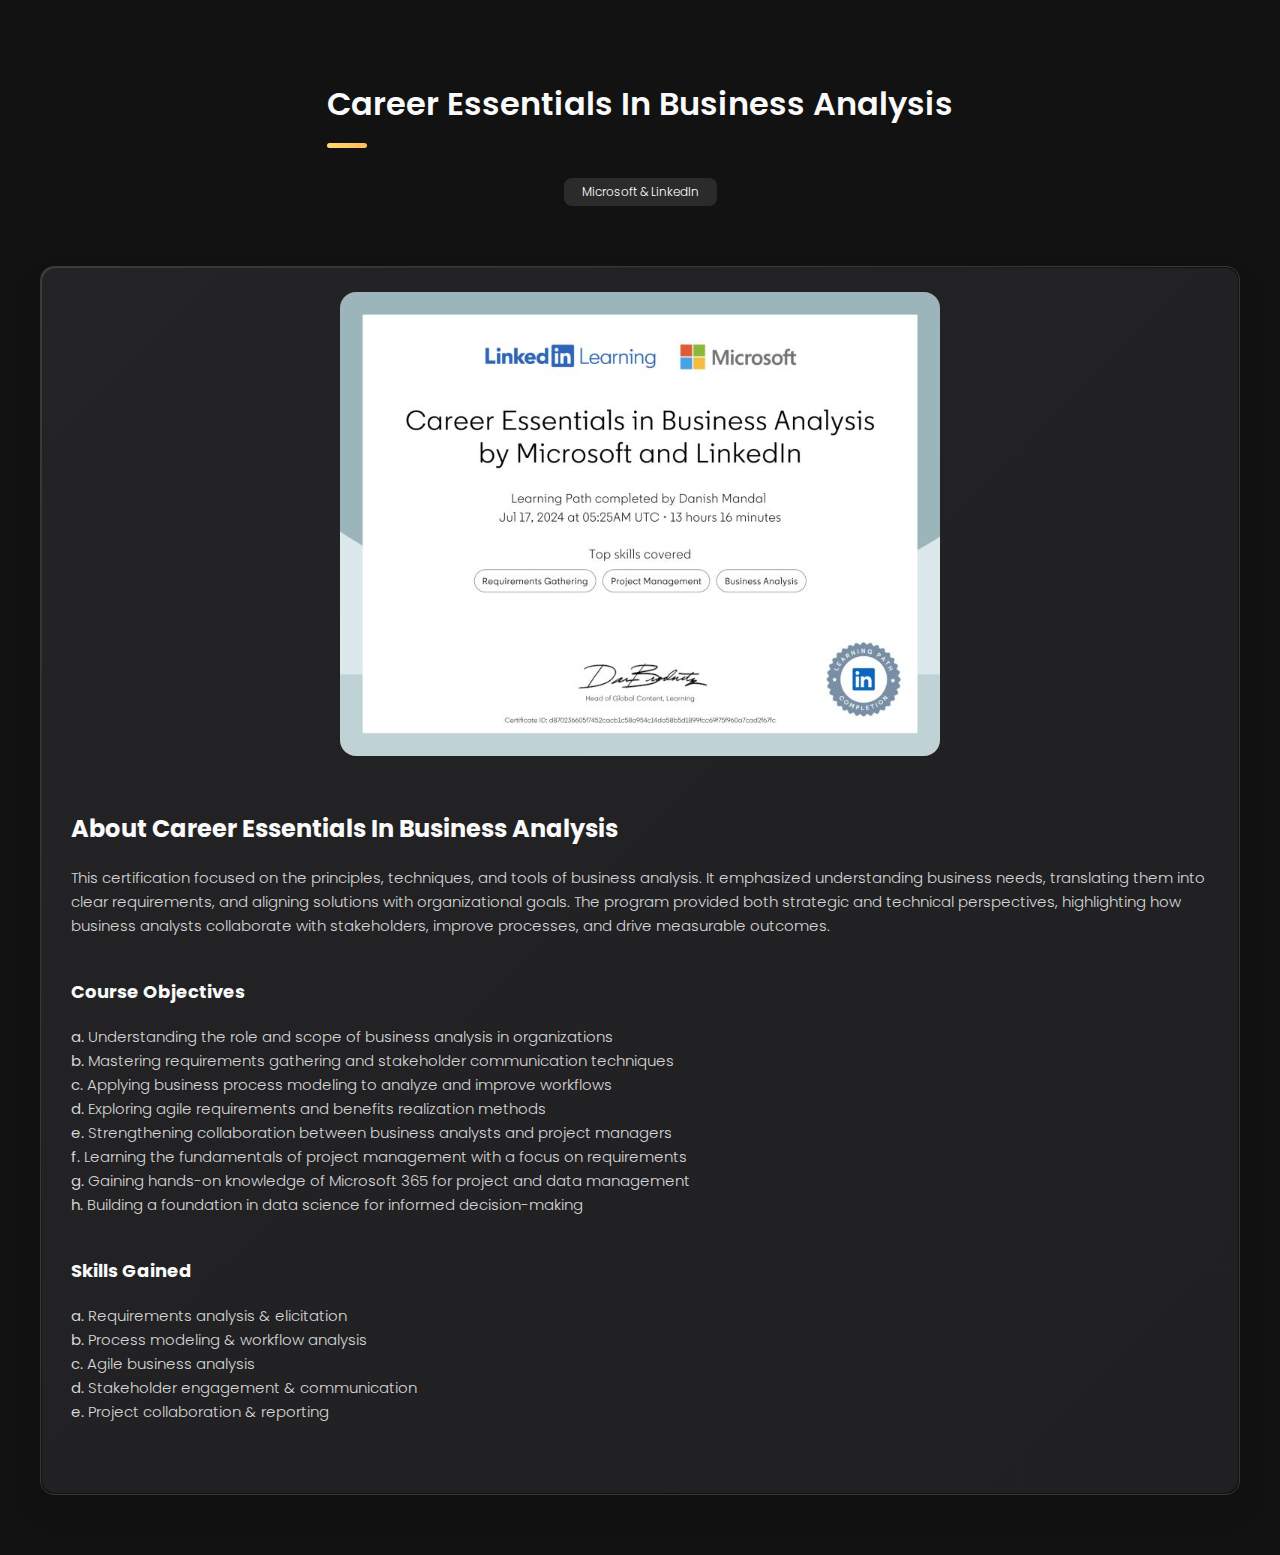
<file: Business Analysis.html>
<!DOCTYPE html>
<html lang="en">
<head>
  <meta charset="UTF-8" />
  <meta name="viewport" content="width=device-width, initial-scale=1" />
  <title>Career Essentials in Business Analysis</title>
  <link rel="shortcut icon" href="./assets/images/logo.png" type="image/x-icon">
  <link rel="stylesheet" href="./assets/css/style.css" />

  <!-- Google Fonts -->
  <link rel="preconnect" href="https://fonts.googleapis.com" />
  <link rel="preconnect" href="https://fonts.gstatic.com" crossorigin />
  <link href="https://fonts.googleapis.com/css2?family=Poppins:wght@300;400;500;600&display=swap" rel="stylesheet" />
</head>

<body>
<h2 class="h3 service-title" style="color: transparent;">     .            </h2>
<header class="sidebar-info">
  <div class="avatar-box">
    <!-- Optional logo or icon -->
  </div>
  <div class="info-content">
    <h1 class="h2 article-title">Career Essentials in Business Analysis</h1>
    <p class="title">Microsoft & LinkedIn</p>
  </div>
</header>

<main>
  <article class="content-card active" id="overview">
    <li class="project-item active" data-filter-item data-category="certifications">
  <a href="https://www.linkedin.com/learning/certificates/d870236605f7452cacb1c58a954c14da58b5d1899fcc69f75f960a7cad2f67fc?lipi=urn%3Ali%3Apage%3Ad_flagship3_profile_view_base_certifications_details%3B2wMnDyrQQtOsPVOoPUMeVw%3D%3D">
    <figure class="project-img" style="width: 600px; max-width: 100%; margin: auto;">
      <img src="./assets/images/certificate business.jpeg" alt="certificate" loading="lazy" style="width: 100%; height: auto;" />
    </figure>
  </a>
</li>

<h2 class="h3 service-title" style="color: transparent;">     .            </h2>






    <h2 class="h3 service-title">About Career Essentials in Business Analysis</h2>
    <p class="about-text">
This certification focused on the principles, techniques, and tools of business analysis. It emphasized understanding business needs, translating them into clear requirements, and aligning solutions with organizational goals. The program provided both strategic and technical perspectives, highlighting how business analysts collaborate with stakeholders, improve processes, and drive measurable outcomes.    

    <h3 class="h4 service-title">Course Objectives</h3>
    <ol class="objectives about-text" style="list-style-type: none; padding-left: 0;">
  <li><strong>a.</strong> Understanding the role and scope of business analysis in organizations</li>
<li><strong>b.</strong> Mastering requirements gathering and stakeholder communication techniques</li>
<li><strong>c.</strong> Applying business process modeling to analyze and improve workflows</li>
<li><strong>d.</strong> Exploring agile requirements and benefits realization methods</li>
<li><strong>e.</strong> Strengthening collaboration between business analysts and project managers</li>
<li><strong>f.</strong> Learning the fundamentals of project management with a focus on requirements</li>
<li><strong>g.</strong> Gaining hands-on knowledge of Microsoft 365 for project and data management</li>
<li><strong>h.</strong> Building a foundation in data science for informed decision-making</li>

</ol>

<h3 class="h4 service-title">Skills Gained</h3>
    <ol class="objectives about-text" style="list-style-type: none; padding-left: 0;">
  <li><strong>a.</strong> Requirements analysis & elicitation</li>
<li><strong>b.</strong> Process modeling & workflow analysis</li>
<li><strong>c.</strong> Agile business analysis</li>
<li><strong>d.</strong> Stakeholder engagement & communication</li>
<li><strong>e.</strong> Project collaboration & reporting</li>


</ol>


  </article>
</main>

<script>
  // Smooth scrolling for navigation if you add navbar links later
  document.querySelectorAll('.navbar-link').forEach(anchor => {
    anchor.addEventListener('click', function (e) {
      e.preventDefault();
      document.querySelector(this.getAttribute('href')).scrollIntoView({
        behavior: 'smooth'
      });
    });
  });

  // Redirect Back to index.html when this page is opened directly
  (function backToPortfolio(home = 'https://danman07.github.io/personal-portfolio/') {
    // If we are already on the portfolio root, do nothing
    if (location.href.replace(/\/+$/, '/') === home) return;

    // Install a guard state so the first Back triggers popstate here
    try {
      const KEY = '__back_guard__';
      if (!(history.state && history.state[KEY])) {
        history.pushState({ [KEY]: true }, '', location.href);
      }
    } catch (_) { /* ignore if pushState not allowed */ }

    // On Back/Forward navigation, go to the portfolio homepage
    window.addEventListener('popstate', function () {
      location.replace(home);
    });
  })();
</script>

</body>
</html>
</file>
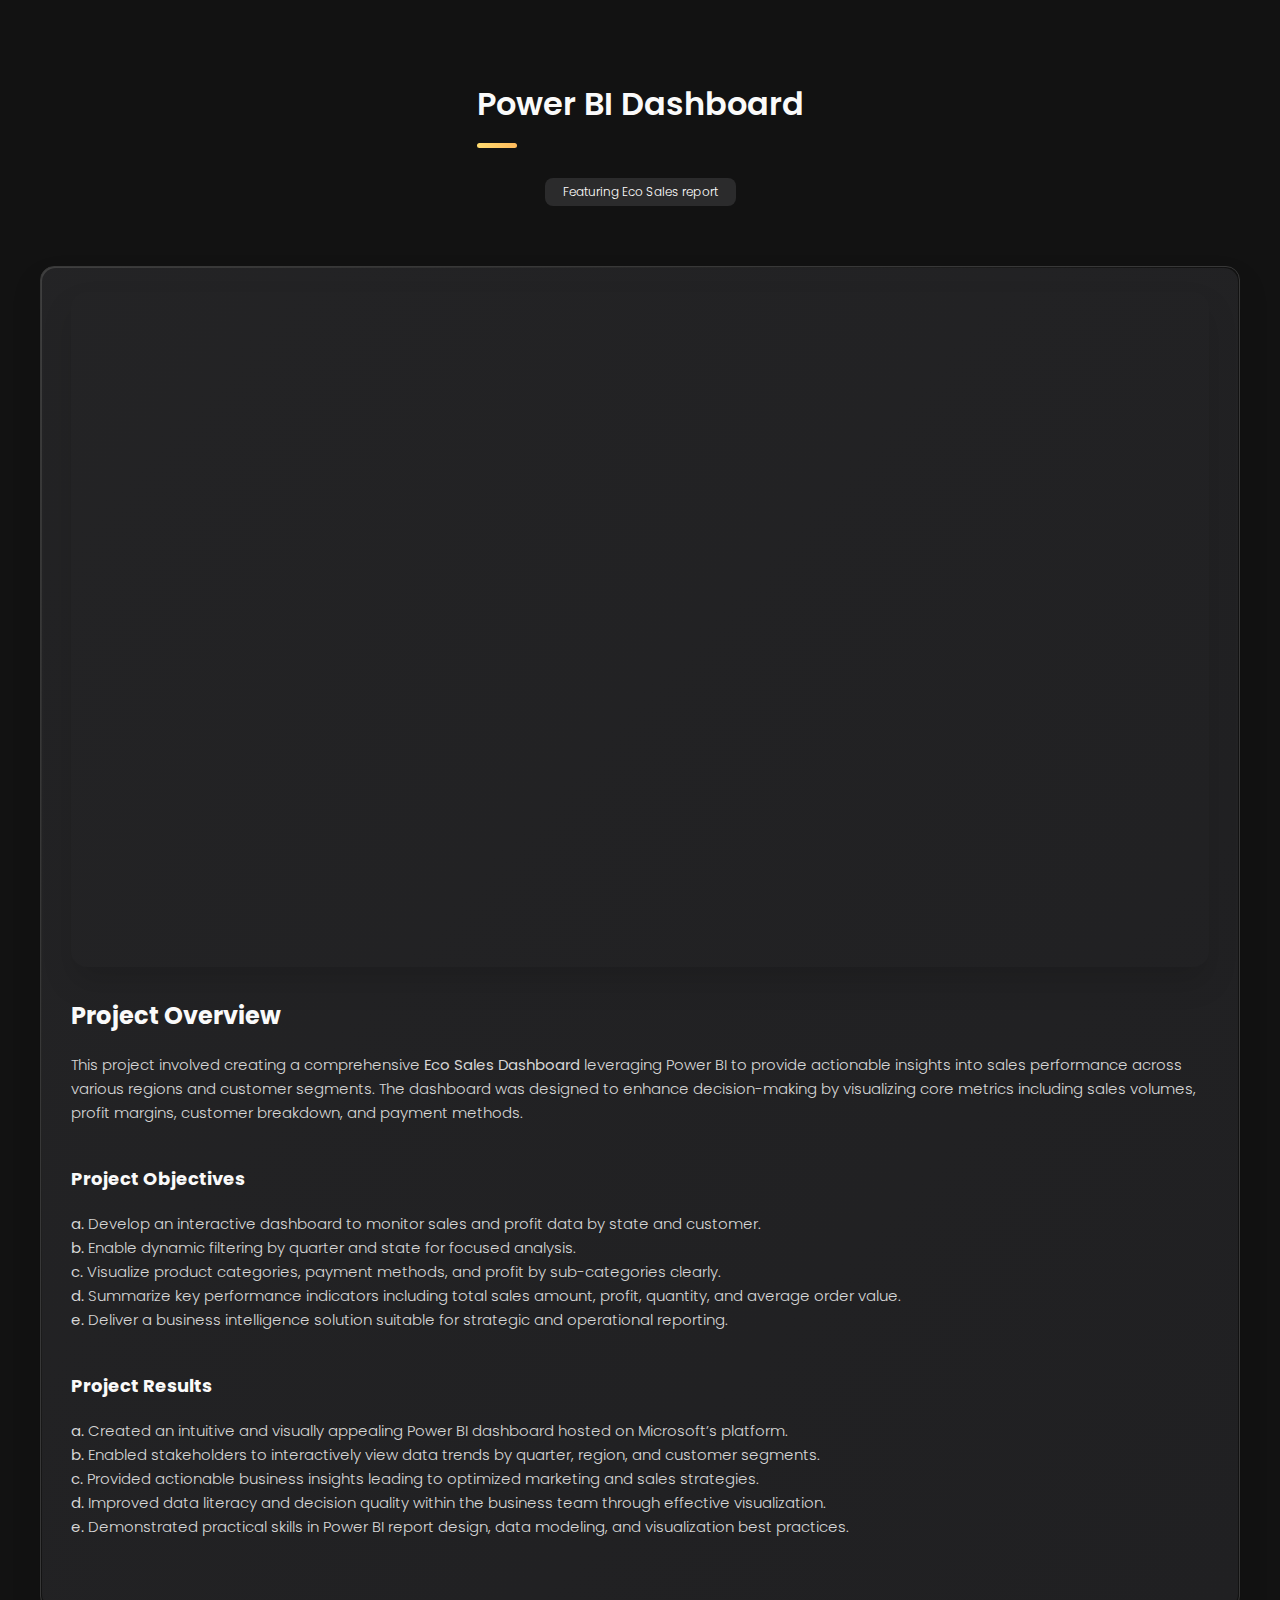
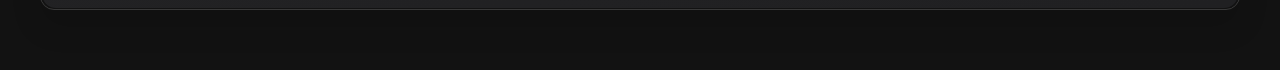
<file: dashboard.html>
<!DOCTYPE html>
<html lang="en">
<head>
  <meta charset="UTF-8" />
  <meta name="viewport" content="width=device-width, initial-scale=1" />
  <title>Power BI Dashboard</title>
  <link rel="shortcut icon" href="./assets/images/logo.png" type="image/x-icon">
  <link rel="stylesheet" href="./assets/css/style.css" />

  <!-- Google Fonts -->
  <link rel="preconnect" href="https://fonts.googleapis.com" />
  <link rel="preconnect" href="https://fonts.gstatic.com" crossorigin />
  <link href="https://fonts.googleapis.com/css2?family=Poppins:wght@300;400;500;600&display=swap" rel="stylesheet" />
</head>

<body>

<h2 class="h3 service-title" style="color: transparent;">     .            </h2>
<header class="sidebar-info">
  <div class="avatar-box">
    <!-- Optional logo or icon -->
  </div>
  <div class="info-content">
    <h1 class="h2 article-title">Power BI Dashboard</h1>
    <h3 class="title">Featuring Eco Sales report</h3>
  </div>
</header>

<main>
  <article class="content-card project-item active" id="dashboard">
    <iframe 
      src="https://app.powerbi.com/view?r=eyJrIjoiNjE2MzNlNTYtZmY4Yy00M2UyLTk4MzctZWJiYWY4NmQxNDdmIiwidCI6IjhmNDhlNWI0LWY2ZWQtNDc5NS1hYjBiLTZiNWUwZDlhYTJkNSJ9" 
      allowfullscreen="true" 
      title="Power BI Dashboard Embed"
      style="width:100%; height: 75vh; border-radius: 16px; box-shadow: var(--shadow-2); border: none; margin-bottom: 1.5rem;">
    </iframe>

    <h2 class="h3 service-title">Project Overview</h2>
    <p class="about-text">
      This project involved creating a comprehensive <strong>Eco Sales Dashboard</strong> leveraging Power BI to provide actionable insights into sales performance across various regions and customer segments. The dashboard was designed to enhance decision-making by visualizing core metrics including sales volumes, profit margins, customer breakdown, and payment methods.
    </p>

    <h3 class="h4 service-title">Project Objectives</h3>
    <ol class="objectives about-text" style="list-style-type: none; padding-left: 0;">
      <li><strong>a.</strong> Develop an interactive dashboard to monitor sales and profit data by state and customer.</li>
      <li><strong>b.</strong> Enable dynamic filtering by quarter and state for focused analysis.</li>
      <li><strong>c.</strong> Visualize product categories, payment methods, and profit by sub-categories clearly.</li>
      <li><strong>d.</strong> Summarize key performance indicators including total sales amount, profit, quantity, and average order value.</li>
      <li><strong>e.</strong> Deliver a business intelligence solution suitable for strategic and operational reporting.</li>
    </ol>

    <h3 class="h4 service-title">Project Results</h3>
    <ol class="objectives about-text" style="list-style-type: none; padding-left: 0;">
      <li><strong>a.</strong> Created an intuitive and visually appealing Power BI dashboard hosted on Microsoft’s platform.</li>
      <li><strong>b.</strong> Enabled stakeholders to interactively view data trends by quarter, region, and customer segments.</li>
      <li><strong>c.</strong> Provided actionable business insights leading to optimized marketing and sales strategies.</li>
      <li><strong>d.</strong> Improved data literacy and decision quality within the business team through effective visualization.</li>
      <li><strong>e.</strong> Demonstrated practical skills in Power BI report design, data modeling, and visualization best practices.</li>
    </ol>
  </article>
</main>

<script>
  // Smooth scrolling for navigation if you add navbar links later
  document.querySelectorAll('.navbar-link').forEach(anchor => {
    anchor.addEventListener('click', function (e) {
      e.preventDefault();
      document.querySelector(this.getAttribute('href')).scrollIntoView({
        behavior: 'smooth'
      });
    });
  });
</script>

</body>
</html>
</file>
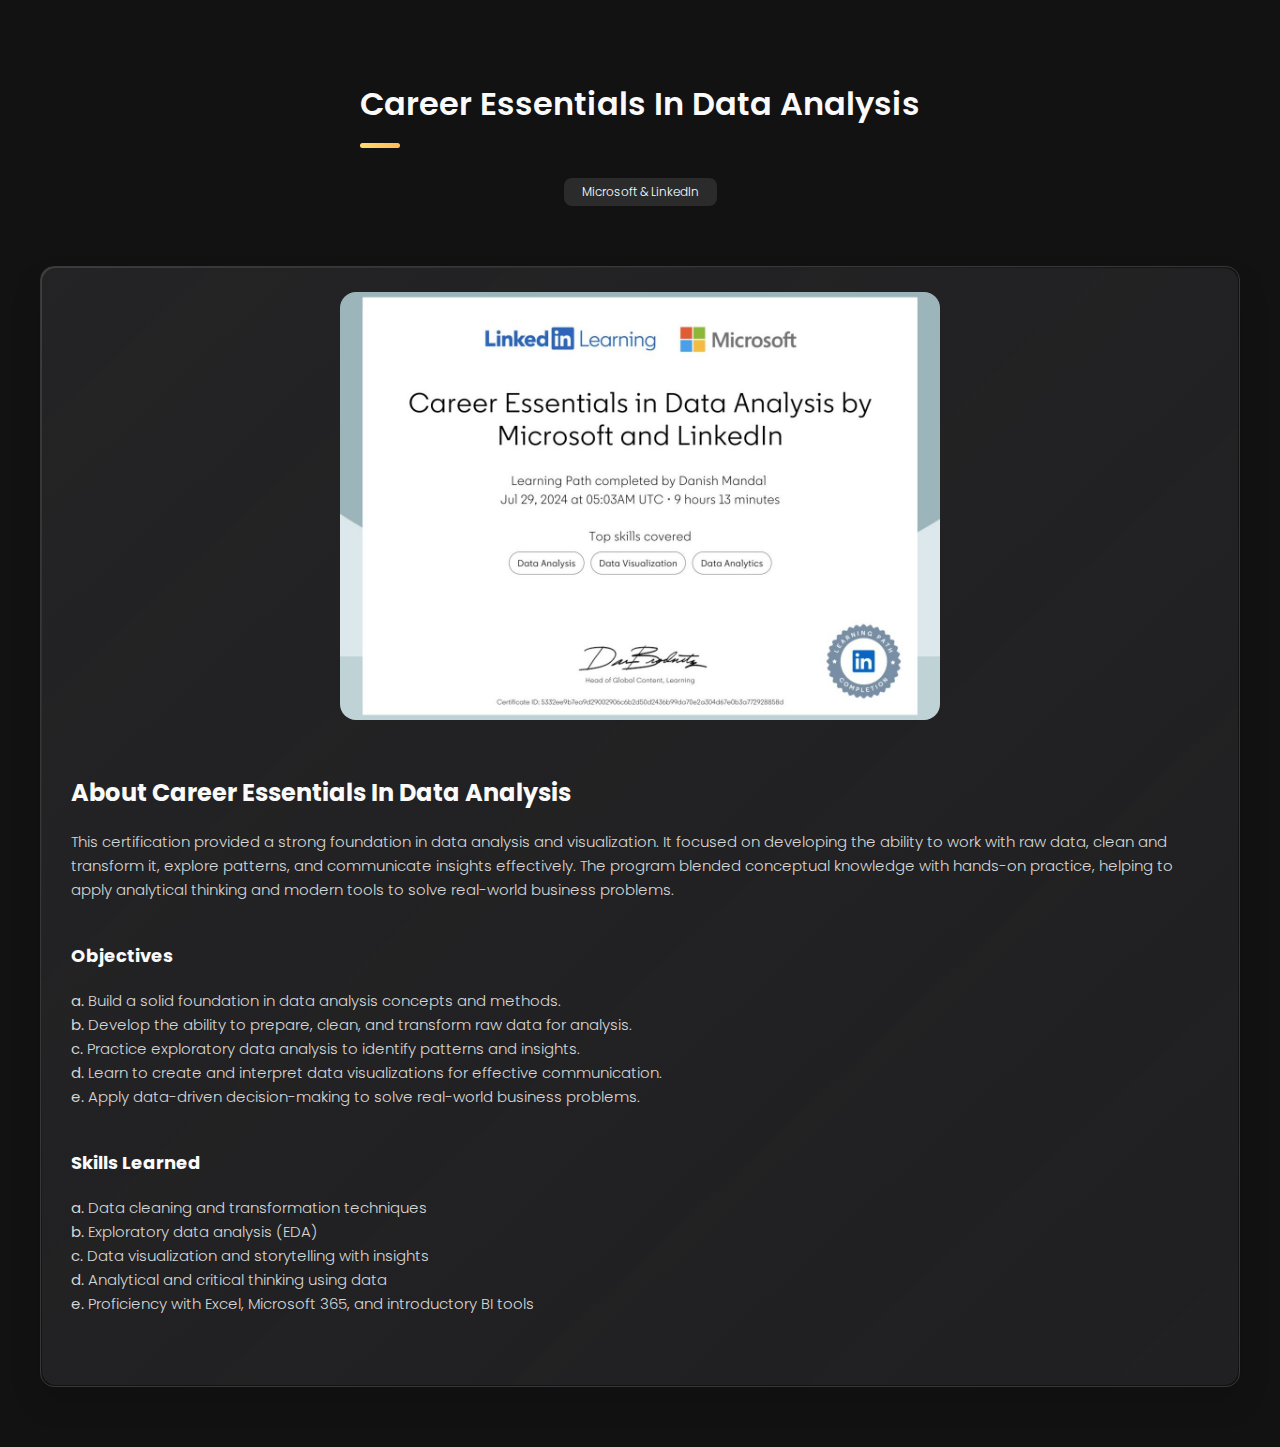
<file: data analysis.html>
<!DOCTYPE html>
<html lang="en">
<head>
  <meta charset="UTF-8" />
  <meta name="viewport" content="width=device-width, initial-scale=1" />
  <title>Career Essentials in Data Analysis</title>
  <link rel="shortcut icon" href="./assets/images/logo.png" type="image/x-icon">
  <link rel="stylesheet" href="./assets/css/style.css" />

  <!-- Google Fonts -->
  <link rel="preconnect" href="https://fonts.googleapis.com" />
  <link rel="preconnect" href="https://fonts.gstatic.com" crossorigin />
  <link href="https://fonts.googleapis.com/css2?family=Poppins:wght@300;400;500;600&display=swap" rel="stylesheet" />
</head>

<body>

<h2 class="h3 service-title" style="color: transparent;">     .            </h2>
<header class="sidebar-info">
  <div class="avatar-box">
    <!-- Optional logo or icon -->
  </div>
  <div class="info-content">
    <h1 class="h2 article-title">Career Essentials in Data Analysis</h1>
    <p class="title">Microsoft & LinkedIn</p>
  </div>
</header>

<main>
  <article class="content-card active" id="overview">
    <li class="project-item active" data-filter-item data-category="certifications">
      <a href="https://www.linkedin.com/learning/certificates/5332ee9b7ea9d29002906c6b2d50d2436b99da70e2a304d67e0b3a772928858d?lipi=urn%3Ali%3Apage%3Ad_flagship3_profile_view_base_certifications_details%3BkVcHoTbTQ7GtA6egyhGMbQ%3D%3D">
        <figure class="project-img" style="width: 600px; max-width: 100%; margin: auto;">
          <img src="./assets/images/Data Analytics.jpeg" alt="certificate" loading="lazy" style="width: 100%; height: auto;" />
        </figure>
      </a>
    </li>

    <h2 class="h3 service-title" style="color: transparent;">     .            </h2>

    <h2 class="h3 service-title">About Career Essentials in Data Analysis</h2>
    <p class="about-text">
      This certification provided a strong foundation in data analysis and visualization. It focused on developing the ability to work with raw data, clean and transform it, explore patterns, and communicate insights effectively. The program blended conceptual knowledge with hands-on practice, helping to apply analytical thinking and modern tools to solve real-world business problems.
    </p>

    <h3 class="h4 service-title">Objectives</h3>
    <ol class="objectives about-text" style="list-style-type: none; padding-left: 0;">
      <li><strong>a.</strong> Build a solid foundation in data analysis concepts and methods.</li>
      <li><strong>b.</strong> Develop the ability to prepare, clean, and transform raw data for analysis.</li>
      <li><strong>c.</strong> Practice exploratory data analysis to identify patterns and insights.</li>
      <li><strong>d.</strong> Learn to create and interpret data visualizations for effective communication.</li>
      <li><strong>e.</strong> Apply data-driven decision-making to solve real-world business problems.</li>
    </ol>

    <h3 class="h4 service-title">Skills Learned</h3>
    <ol class="objectives about-text" style="list-style-type: none; padding-left: 0;">
      <li><strong>a.</strong> Data cleaning and transformation techniques</li>
      <li><strong>b.</strong> Exploratory data analysis (EDA)</li>
      <li><strong>c.</strong> Data visualization and storytelling with insights</li>
      <li><strong>d.</strong> Analytical and critical thinking using data</li>
      <li><strong>e.</strong> Proficiency with Excel, Microsoft 365, and introductory BI tools</li>
    </ol>
  </article>
</main>

<script>
  // Smooth scrolling for navigation if you add navbar links later
  document.querySelectorAll('.navbar-link').forEach(anchor => {
    anchor.addEventListener('click', function (e) {
      e.preventDefault();
      document.querySelector(this.getAttribute('href')).scrollIntoView({
        behavior: 'smooth'
      });
    });
  });
</script>

</body>
</html>
</file>
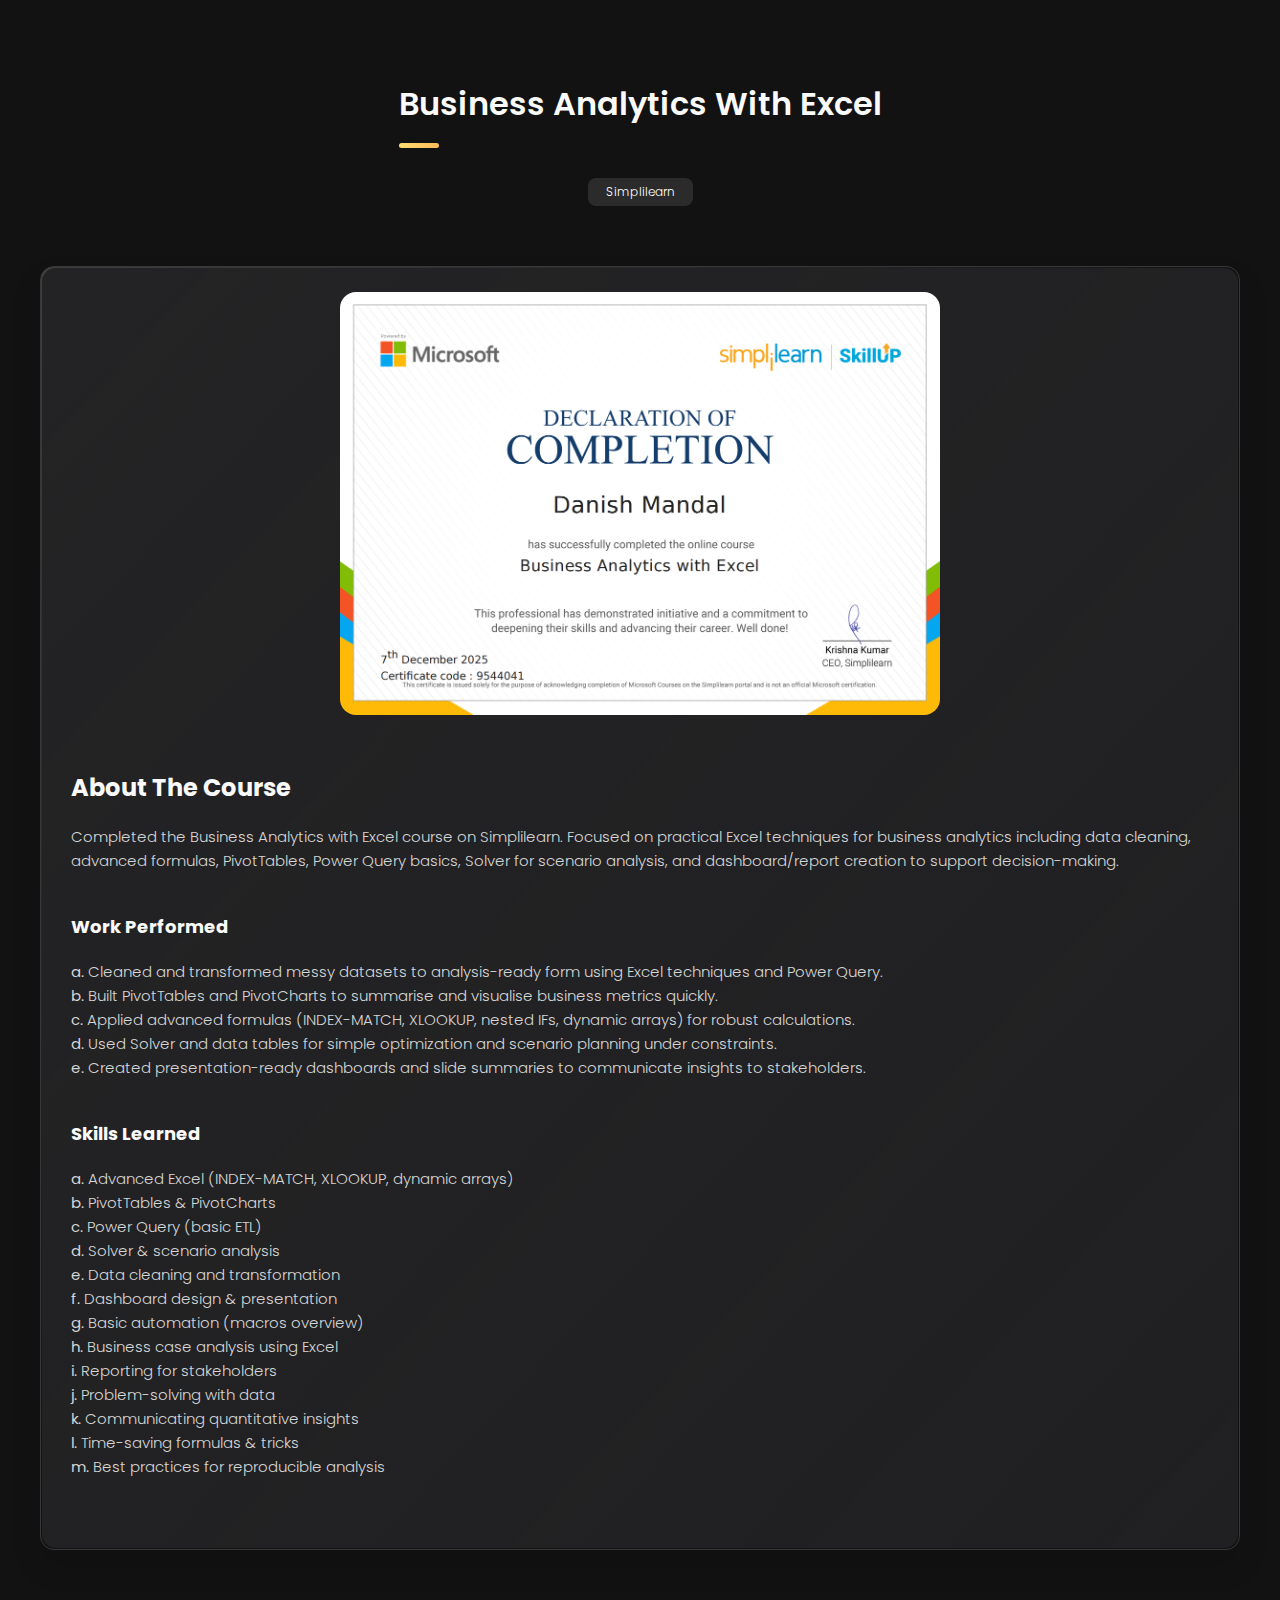
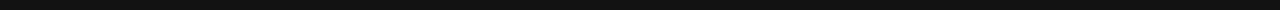
<file: excel.html>
<!DOCTYPE html>
<html lang="en">
<head>
  <meta charset="UTF-8" />
  <meta name="viewport" content="width=device-width, initial-scale=1" />
  <title>Business Analytics with Excel</title>
  <link rel="shortcut icon" href="./assets/images/logo.png" type="image/x-icon">
  <link rel="stylesheet" href="./assets/css/style.css" />

  <!-- Google Fonts -->
  <link rel="preconnect" href="https://fonts.googleapis.com" />
  <link rel="preconnect" href="https://fonts.gstatic.com" crossorigin />
  <link href="https://fonts.googleapis.com/css2?family=Poppins:wght@300;400;500;600&display=swap" rel="stylesheet" />
</head>

<body>

    
<h2 class="h3 service-title" style="color: transparent;">     .            </h2>
<header class="sidebar-info">
  <div class="avatar-box">
    <!-- Optional logo or icon -->
  </div>
  <div class="info-content">
    <h1 class="h2 article-title">Business Analytics with Excel</h1>
    <p class="title">Simplilearn</p>
  </div>
</header>

<main>
  <article class="content-card active" id="overview">
    <li class="project-item active" data-filter-item data-category="certifications">
      <a href="https://simpli-web.app.link/e/8mpgxKFvTYb" target="_blank" rel="noopener noreferrer">
        <figure class="project-img" style="width: 600px; max-width: 100%; margin: auto;">
          <!-- Replace the image below with your excel thumbnail -->
          <img src="./assets/images/excel.png" alt="Business Analytics with Excel Certificate" loading="lazy" style="width: 100%; height: auto;" />
        </figure>
      </a>
      
      </div>
    </li>

    <h2 class="h3 service-title" style="color: transparent;">     .            </h2>

    <h2 class="h3 service-title">About the Course</h2>
    <p class="about-text">
      Completed the Business Analytics with Excel course on Simplilearn. Focused on practical Excel techniques for business analytics including data cleaning, advanced formulas, PivotTables, Power Query basics, Solver for scenario analysis, and dashboard/report creation to support decision-making.
    </p>

    <h3 class="h4 service-title">Work Performed</h3>
    <ol class="objectives about-text" style="list-style-type: none; padding-left: 0;">
      <li><strong>a.</strong> Cleaned and transformed messy datasets to analysis-ready form using Excel techniques and Power Query.</li>
      <li><strong>b.</strong> Built PivotTables and PivotCharts to summarise and visualise business metrics quickly.</li>
      <li><strong>c.</strong> Applied advanced formulas (INDEX-MATCH, XLOOKUP, nested IFs, dynamic arrays) for robust calculations.</li>
      <li><strong>d.</strong> Used Solver and data tables for simple optimization and scenario planning under constraints.</li>
      <li><strong>e.</strong> Created presentation-ready dashboards and slide summaries to communicate insights to stakeholders.
      </li>
    </ol>

    <h3 class="h4 service-title">Skills Learned</h3>
    <ol class="objectives about-text" style="list-style-type: none; padding-left: 0;">
      <li><strong>a.</strong> Advanced Excel (INDEX-MATCH, XLOOKUP, dynamic arrays)</li>
      <li><strong>b.</strong> PivotTables & PivotCharts</li>
      <li><strong>c.</strong> Power Query (basic ETL)</li>
      <li><strong>d.</strong> Solver & scenario analysis</li>
      <li><strong>e.</strong> Data cleaning and transformation</li>
      <li><strong>f.</strong> Dashboard design & presentation</li>
      <li><strong>g.</strong> Basic automation (macros overview)</li>
      <li><strong>h.</strong> Business case analysis using Excel</li>
      <li><strong>i.</strong> Reporting for stakeholders</li>
      <li><strong>j.</strong> Problem-solving with data</li>
      <li><strong>k.</strong> Communicating quantitative insights</li>
      <li><strong>l.</strong> Time-saving formulas & tricks</li>
      <li><strong>m.</strong> Best practices for reproducible analysis</li>
    </ol>
  </article>
</main>

<script>
  // Smooth scrolling for navigation if you add navbar links later
  document.querySelectorAll('.navbar-link').forEach(anchor => {
    anchor.addEventListener('click', function (e) {
      e.preventDefault();
      document.querySelector(this.getAttribute('href')).scrollIntoView({
        behavior: 'smooth'
      });
    });
  });

  // Redirect Back to index.html when this page is opened directly
  (function backToPortfolio(home = 'https://danman07.github.io/personal-portfolio/') {
    // If we are already on the portfolio root, do nothing
    if (location.href.replace(/\/+$/, '/') === home) return;

    // Install a guard state so the first Back triggers popstate here
    try {
      const KEY = '__back_guard__';
      if (!(history.state && history.state[KEY])) {
        history.pushState({ [KEY]: true }, '', location.href);
      }
    } catch (_) { /* ignore if pushState not allowed */ }

    // On Back/Forward navigation, go to the portfolio homepage
    window.addEventListener('popstate', function () {
      location.replace(home);
    });
  })();
</script>

</body>
</html>
</file>
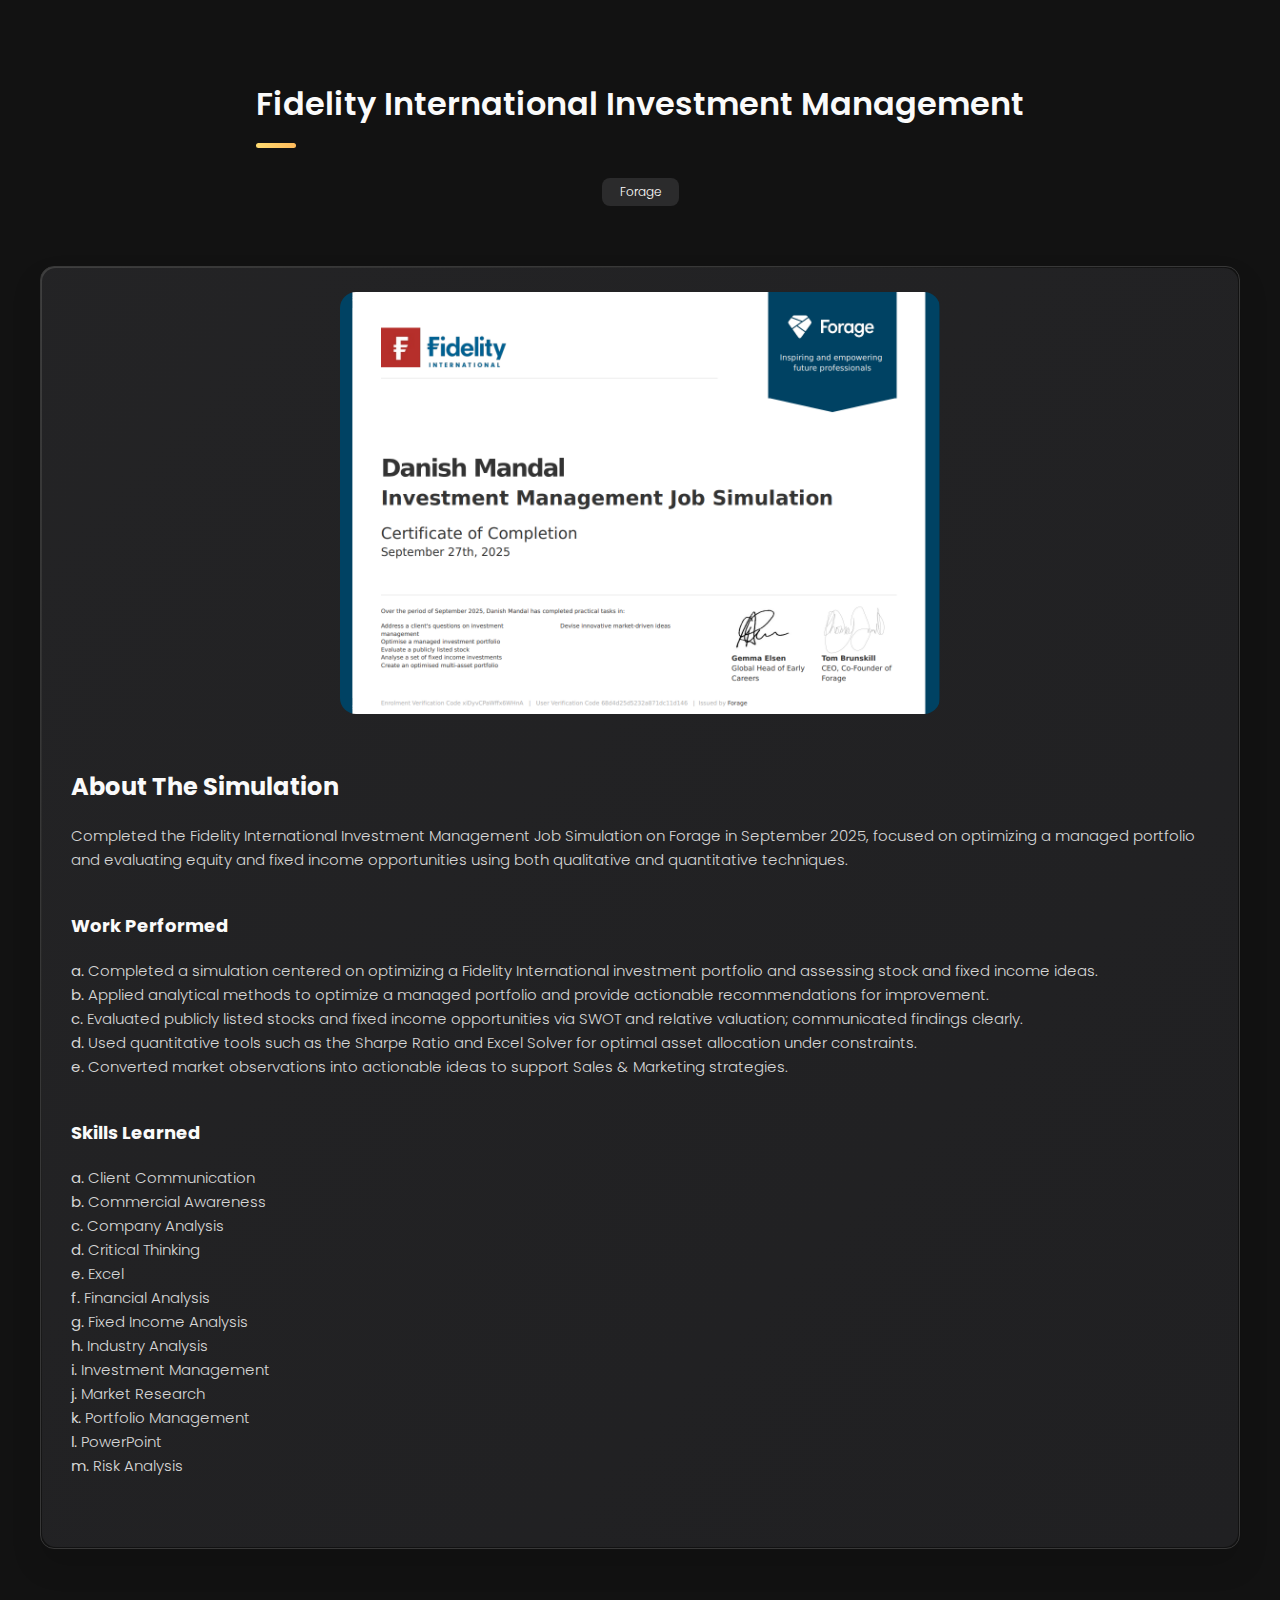
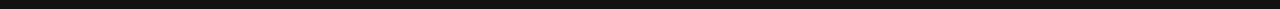
<file: Fidelity.html>
<!DOCTYPE html>
<html lang="en">
<head>
  <meta charset="UTF-8" />
  <meta name="viewport" content="width=device-width, initial-scale=1" />
  <title>Fidelity International Investment Management</title>
  <link rel="shortcut icon" href="./assets/images/logo.png" type="image/x-icon">
  <link rel="stylesheet" href="./assets/css/style.css" />

  <!-- Google Fonts -->
  <link rel="preconnect" href="https://fonts.googleapis.com" />
  <link rel="preconnect" href="https://fonts.gstatic.com" crossorigin />
  <link href="https://fonts.googleapis.com/css2?family=Poppins:wght@300;400;500;600&display=swap" rel="stylesheet" />
</head>

<body>

    
<h2 class="h3 service-title" style="color: transparent;">     .            </h2>
<header class="sidebar-info">
  <div class="avatar-box">
    <!-- Optional logo or icon -->
  </div>
  <div class="info-content">
    <h1 class="h2 article-title">Fidelity International Investment Management</h1>
    <p class="title">Forage</p>
  </div>
</header>

<main>
  <article class="content-card active" id="overview">
    <li class="project-item active" data-filter-item data-category="certifications">
      <a href="https://www.theforage.com/completion-certificates/jWDZPYPGpsMrk2vJq/hgCWHF8riBbyFjPfd_jWDZPYPGpsMrk2vJq_68d4d25d5232a871dc11d146_1758971581306_completion_certificate.pdf" target="_blank" rel="noopener noreferrer">
        <figure class="project-img" style="width: 600px; max-width: 100%; margin: auto;">
          <!-- Replace the image below with the actual preview if available -->
          <img src="./assets/images/Fidelity.png" alt="Fidelity International Investment Management Simulation Certificate" loading="lazy" style="width: 100%; height: auto;" />
        </figure>
      </a>
      
      </div>
    </li>

    <h2 class="h3 service-title" style="color: transparent;">     .            </h2>

    <h2 class="h3 service-title">About the Simulation</h2>
    <p class="about-text">
      Completed the Fidelity International Investment Management Job Simulation on Forage in September 2025, focused on optimizing a managed portfolio and evaluating equity and fixed income opportunities using both qualitative and quantitative techniques.
    </p>

    <h3 class="h4 service-title">Work Performed</h3>
    <ol class="objectives about-text" style="list-style-type: none; padding-left: 0;">
      <li><strong>a.</strong> Completed a simulation centered on optimizing a Fidelity International investment portfolio and assessing stock and fixed income ideas.</li>
      <li><strong>b.</strong> Applied analytical methods to optimize a managed portfolio and provide actionable recommendations for improvement.</li>
      <li><strong>c.</strong> Evaluated publicly listed stocks and fixed income opportunities via SWOT and relative valuation; communicated findings clearly.</li>
      <li><strong>d.</strong> Used quantitative tools such as the Sharpe Ratio and Excel Solver for optimal asset allocation under constraints.</li>
      <li><strong>e.</strong> Converted market observations into actionable ideas to support Sales &amp; Marketing strategies.</li>
    </ol>

    <h3 class="h4 service-title">Skills Learned</h3>
    <ol class="objectives about-text" style="list-style-type: none; padding-left: 0;">
      <li><strong>a.</strong> Client Communication</li>
      <li><strong>b.</strong> Commercial Awareness</li>
      <li><strong>c.</strong> Company Analysis</li>
      <li><strong>d.</strong> Critical Thinking</li>
      <li><strong>e.</strong> Excel</li>
      <li><strong>f.</strong> Financial Analysis</li>
      <li><strong>g.</strong> Fixed Income Analysis</li>
      <li><strong>h.</strong> Industry Analysis</li>
      <li><strong>i.</strong> Investment Management</li>
      <li><strong>j.</strong> Market Research</li>
      <li><strong>k.</strong> Portfolio Management</li>
      <li><strong>l.</strong> PowerPoint</li>
      <li><strong>m.</strong> Risk Analysis</li>
    </ol>
  </article>
</main>

<script>
  // Smooth scrolling for navigation if you add navbar links later
  document.querySelectorAll('.navbar-link').forEach(anchor => {
    anchor.addEventListener('click', function (e) {
      e.preventDefault();
      document.querySelector(this.getAttribute('href')).scrollIntoView({
        behavior: 'smooth'
      });
    });
  });
</script>

</body>
</html>
</file>
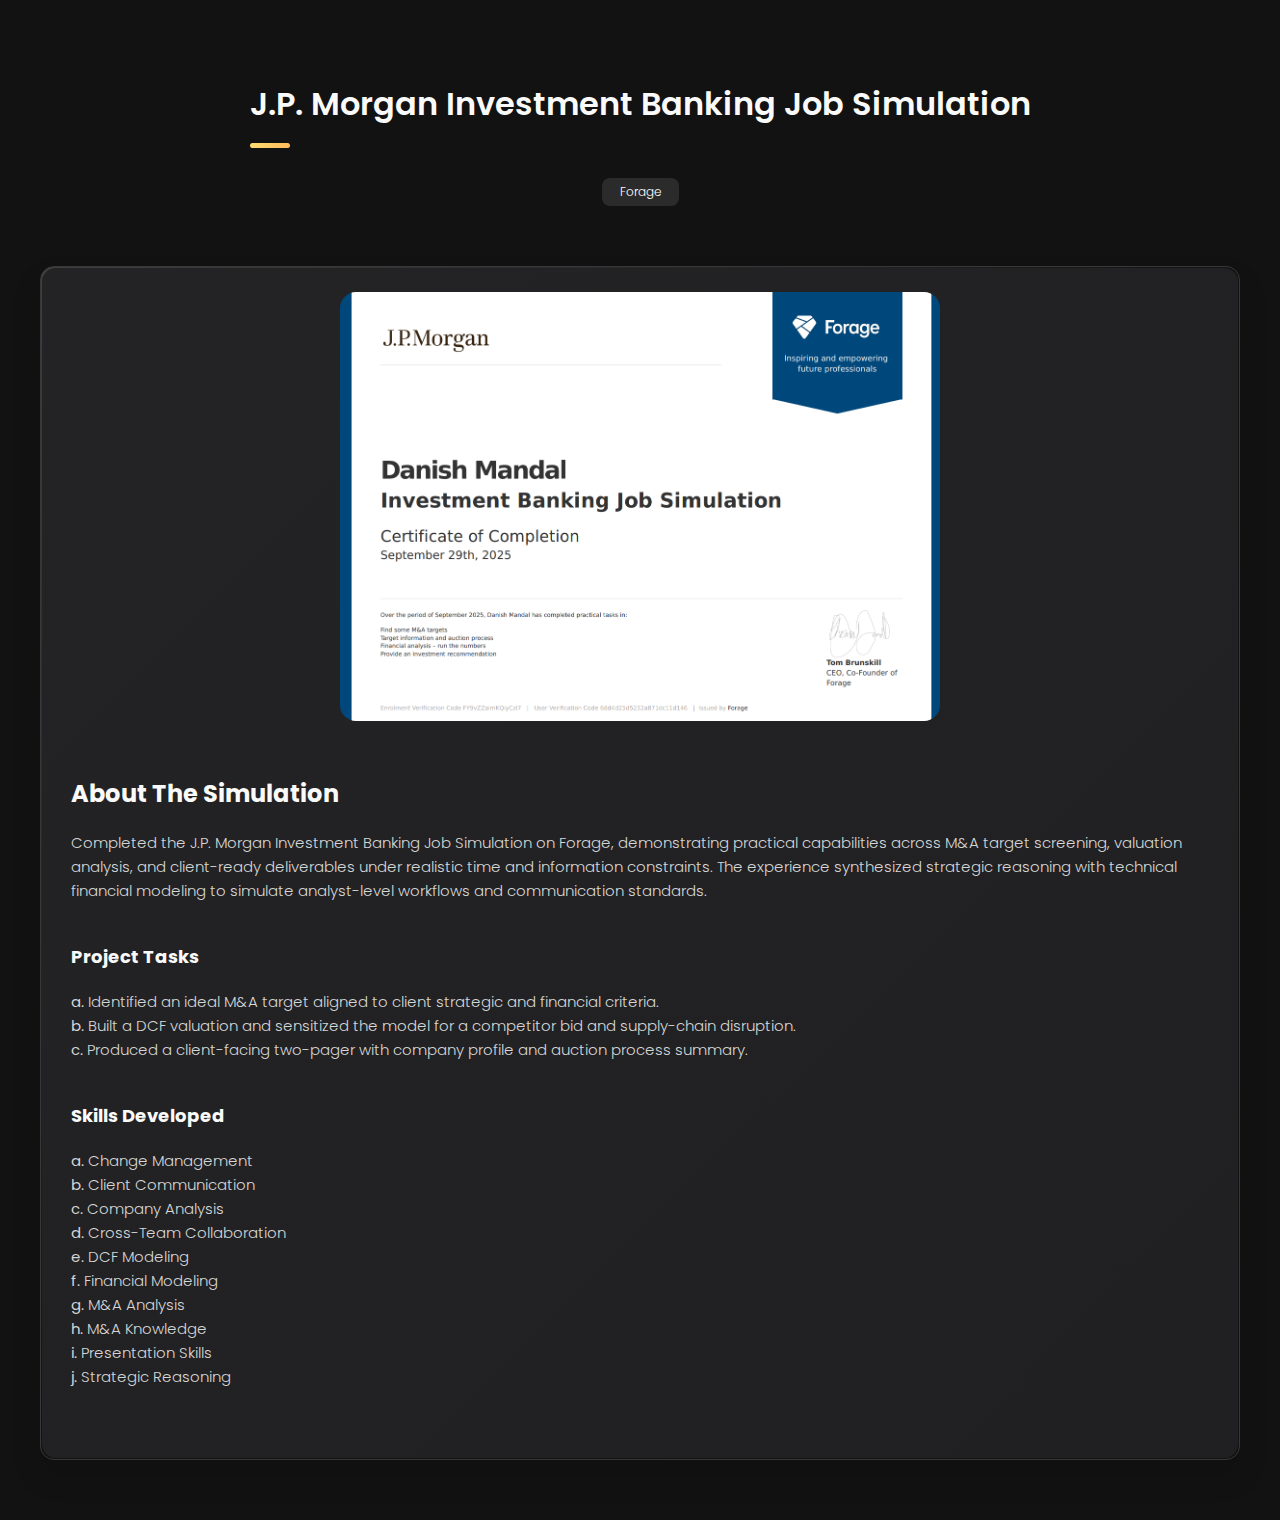
<file: JP.html>
<!DOCTYPE html>
<html lang="en">
<head>
  <meta charset="UTF-8" />
  <meta name="viewport" content="width=device-width, initial-scale=1" />
  <title>J.P. Morgan Investment Banking Job Simulation</title>
  <link rel="shortcut icon" href="./assets/images/logo.png" type="image/x-icon">
  <link rel="stylesheet" href="./assets/css/style.css" />

  <!-- Google Fonts -->
  <link rel="preconnect" href="https://fonts.googleapis.com" />
  <link rel="preconnect" href="https://fonts.gstatic.com" crossorigin />
  <link href="https://fonts.googleapis.com/css2?family=Poppins:wght@300;400;500;600&display=swap" rel="stylesheet" />
</head>

<body>

<h2 class="h3 service-title" style="color: transparent;">     .            </h2>
<header class="sidebar-info">
  <div class="avatar-box">
    <!-- Optional logo or icon -->
  </div>
  <div class="info-content">
    <h1 class="h2 article-title">J.P. Morgan Investment Banking Job Simulation</h1>
    <p class="title">Forage</p>
  </div>
</header>

<main>
  <article class="content-card active" id="overview">
    <li class="project-item active" data-filter-item data-category="certifications">
      <a href="https://www.theforage.com/completion-certificates/Sj7temL583QAYpHXD/YD2kY95RQxQtXxFTS_Sj7temL583QAYpHXD_68d4d25d5232a871dc11d146_1759164649741_completion_certificate.pdf" target="_blank" rel="noopener noreferrer">
        <figure class="project-img" style="width: 600px; max-width: 100%; margin: auto;">
          <!-- Replace the image path below with your actual certificate preview if available -->
          <img src="./assets/images/JP.png" alt="J.P. Morgan Investment Banking Job Simulation Certificate" loading="lazy" style="width: 100%; height: auto;" />
        </figure>
      </a>
    </li>

    <h2 class="h3 service-title" style="color: transparent;">     .            </h2>

    <h2 class="h3 service-title">About the Simulation</h2>
    <p class="about-text">
      Completed the J.P. Morgan Investment Banking Job Simulation on Forage, demonstrating practical capabilities across M&amp;A target screening, valuation analysis, and client-ready deliverables under realistic time and information constraints. The experience synthesized strategic reasoning with technical financial modeling to simulate analyst-level workflows and communication standards.
    </p>

    <h3 class="h4 service-title">Project Tasks</h3>
    <ol class="objectives about-text" style="list-style-type: none; padding-left: 0;">
      <li><strong>a.</strong> Identified an ideal M&amp;A target aligned to client strategic and financial criteria.</li>
      <li><strong>b.</strong> Built a DCF valuation and sensitized the model for a competitor bid and supply-chain disruption.</li>
      <li><strong>c.</strong> Produced a client-facing two-pager with company profile and auction process summary.</li>
    </ol>

    <h3 class="h4 service-title">Skills Developed</h3>
    <ol class="objectives about-text" style="list-style-type: none; padding-left: 0;">
      <li><strong>a.</strong> Change Management</li>
      <li><strong>b.</strong> Client Communication</li>
      <li><strong>c.</strong> Company Analysis</li>
      <li><strong>d.</strong> Cross-Team Collaboration</li>
      <li><strong>e.</strong> DCF Modeling</li>
      <li><strong>f.</strong> Financial Modeling</li>
      <li><strong>g.</strong> M&amp;A Analysis</li>
      <li><strong>h.</strong> M&amp;A Knowledge</li>
      <li><strong>i.</strong> Presentation Skills</li>
      <li><strong>j.</strong> Strategic Reasoning</li>
    </ol>

    
  </article>
</main>

<script>
  // Smooth scrolling for navigation if you add navbar links later
  document.querySelectorAll('.navbar-link').forEach(anchor => {
    anchor.addEventListener('click', function (e) {
      e.preventDefault();
      document.querySelector(this.getAttribute('href')).scrollIntoView({
        behavior: 'smooth'
      });
    });
  });
</script>

</body>
</html>
</file>
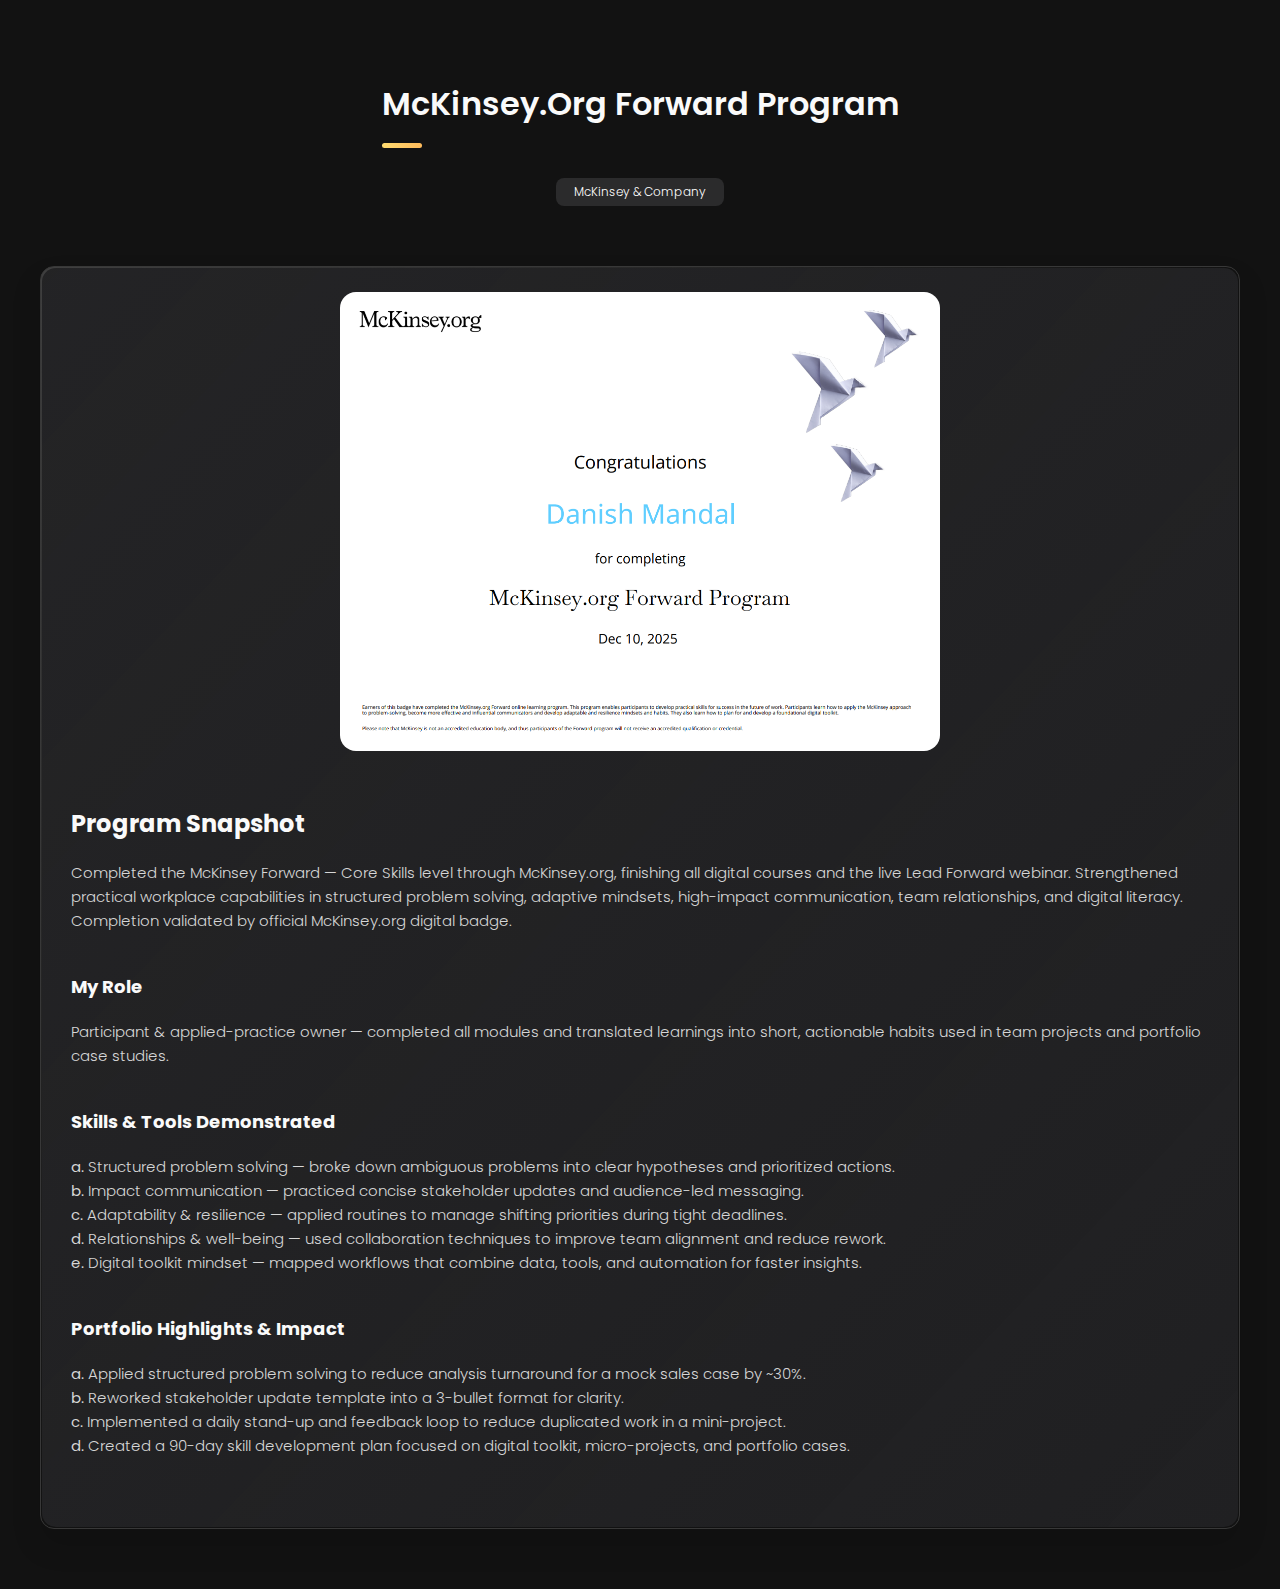
<file: mckinsey forward.html>
<!DOCTYPE html>
<html lang="en">
<head>
  <meta charset="UTF-8" />
  <meta name="viewport" content="width=device-width, initial-scale=1" />
  <title>McKinsey Forward — Core Skills</title>
  <link rel="shortcut icon" href="./assets/images/logo.png" type="image/x-icon">
  <link rel="stylesheet" href="./assets/css/style.css" />

  <!-- Google Fonts -->
  <link rel="preconnect" href="https://fonts.googleapis.com" />
  <link rel="preconnect" href="https://fonts.gstatic.com" crossorigin />
  <link href="https://fonts.googleapis.com/css2?family=Poppins:wght@300;400;500;600&display=swap" rel="stylesheet" />
</head>

<body>
  
  <h2 class="h3 service-title" style="color: transparent;">     .            </h2>
  <header class="sidebar-info">
    <div class="avatar-box">
      <!-- Optional logo or icon -->
    </div>
    <div class="info-content">
      <h1 class="h2 article-title">McKinsey.org Forward Program</h1>
      <p class="title">McKinsey & Company</p>
    </div>
  </header>

  <main>
    <article class="content-card active" id="overview">
      <li class="project-item active" data-filter-item data-category="certifications">
        <a href="https://www.credly.com/badges/a050cd20-70d4-4688-9454-f1147cf41e4b/public_url" target="_blank" rel="noopener noreferrer">
          <figure class="project-img" style="width: 600px; max-width: 100%; margin: auto;">
            <!-- Replace the image below with the actual preview if available -->
            <img src="./assets/images/McKinsey.png" alt="McKinsey Forward Core Skills Digital Badge" loading="lazy" style="width: 100%; height: auto;" />
          </figure>
        </a>
      </li>

      <h2 class="h3 service-title" style="color: transparent;">     .            </h2>

      <h2 class="h3 service-title">Program Snapshot</h2>
      <p class="about-text">
        Completed the McKinsey Forward — Core Skills level through McKinsey.org, finishing all digital courses and the live Lead Forward webinar. Strengthened practical workplace capabilities in structured problem solving, adaptive mindsets, high-impact communication, team relationships, and digital literacy. Completion validated by official McKinsey.org digital badge.
      </p>

      <h3 class="h4 service-title">My Role</h3>
      <p class="about-text">
        Participant & applied-practice owner — completed all modules and translated learnings into short, actionable habits used in team projects and portfolio case studies.
      </p>

      <h3 class="h4 service-title">Skills & Tools Demonstrated</h3>
      <ol class="objectives about-text" style="list-style-type: none; padding-left: 0;">
        <li><strong>a.</strong> Structured problem solving — broke down ambiguous problems into clear hypotheses and prioritized actions.</li>
        <li><strong>b.</strong> Impact communication — practiced concise stakeholder updates and audience-led messaging.</li>
        <li><strong>c.</strong> Adaptability & resilience — applied routines to manage shifting priorities during tight deadlines.</li>
        <li><strong>d.</strong> Relationships & well-being — used collaboration techniques to improve team alignment and reduce rework.</li>
        <li><strong>e.</strong> Digital toolkit mindset — mapped workflows that combine data, tools, and automation for faster insights.</li>
      </ol>

      <h3 class="h4 service-title">Portfolio Highlights & Impact</h3>
      <ol class="objectives about-text" style="list-style-type: none; padding-left: 0;">
        <li><strong>a.</strong> Applied structured problem solving to reduce analysis turnaround for a mock sales case by ~30%.</li>
        <li><strong>b.</strong> Reworked stakeholder update template into a 3-bullet format for clarity.</li>
        <li><strong>c.</strong> Implemented a daily stand-up and feedback loop to reduce duplicated work in a mini-project.</li>
        <li><strong>d.</strong> Created a 90-day skill development plan focused on digital toolkit, micro-projects, and portfolio cases.</li>
      </ol>

      
    </article>
  </main>

  <script>
    // Smooth scrolling for navigation if you add navbar links later
    document.querySelectorAll('.navbar-link').forEach(anchor => {
      anchor.addEventListener('click', function (e) {
        e.preventDefault();
        document.querySelector(this.getAttribute('href')).scrollIntoView({
          behavior: 'smooth'
        });
      });
    });

    // Redirect Back to index.html when this page is opened directly
    (function backToPortfolio(home = 'https://danman07.github.io/personal-portfolio/') {
      // If we are already on the portfolio root, do nothing
      if (location.href.replace(/\/+$/, '/') === home) return;

      // Install a guard state so the first Back triggers popstate here
      try {
        const KEY = '__back_guard__';
        if (!(history.state && history.state[KEY])) {
          history.pushState({ [KEY]: true }, '', location.href);
        }
      } catch (_) { /* ignore if pushState not allowed */ }

      // On Back/Forward navigation, go to the portfolio homepage
      window.addEventListener('popstate', function () {
        location.replace(home);
      });
    })();
  </script>

</body>
</html>
</file>
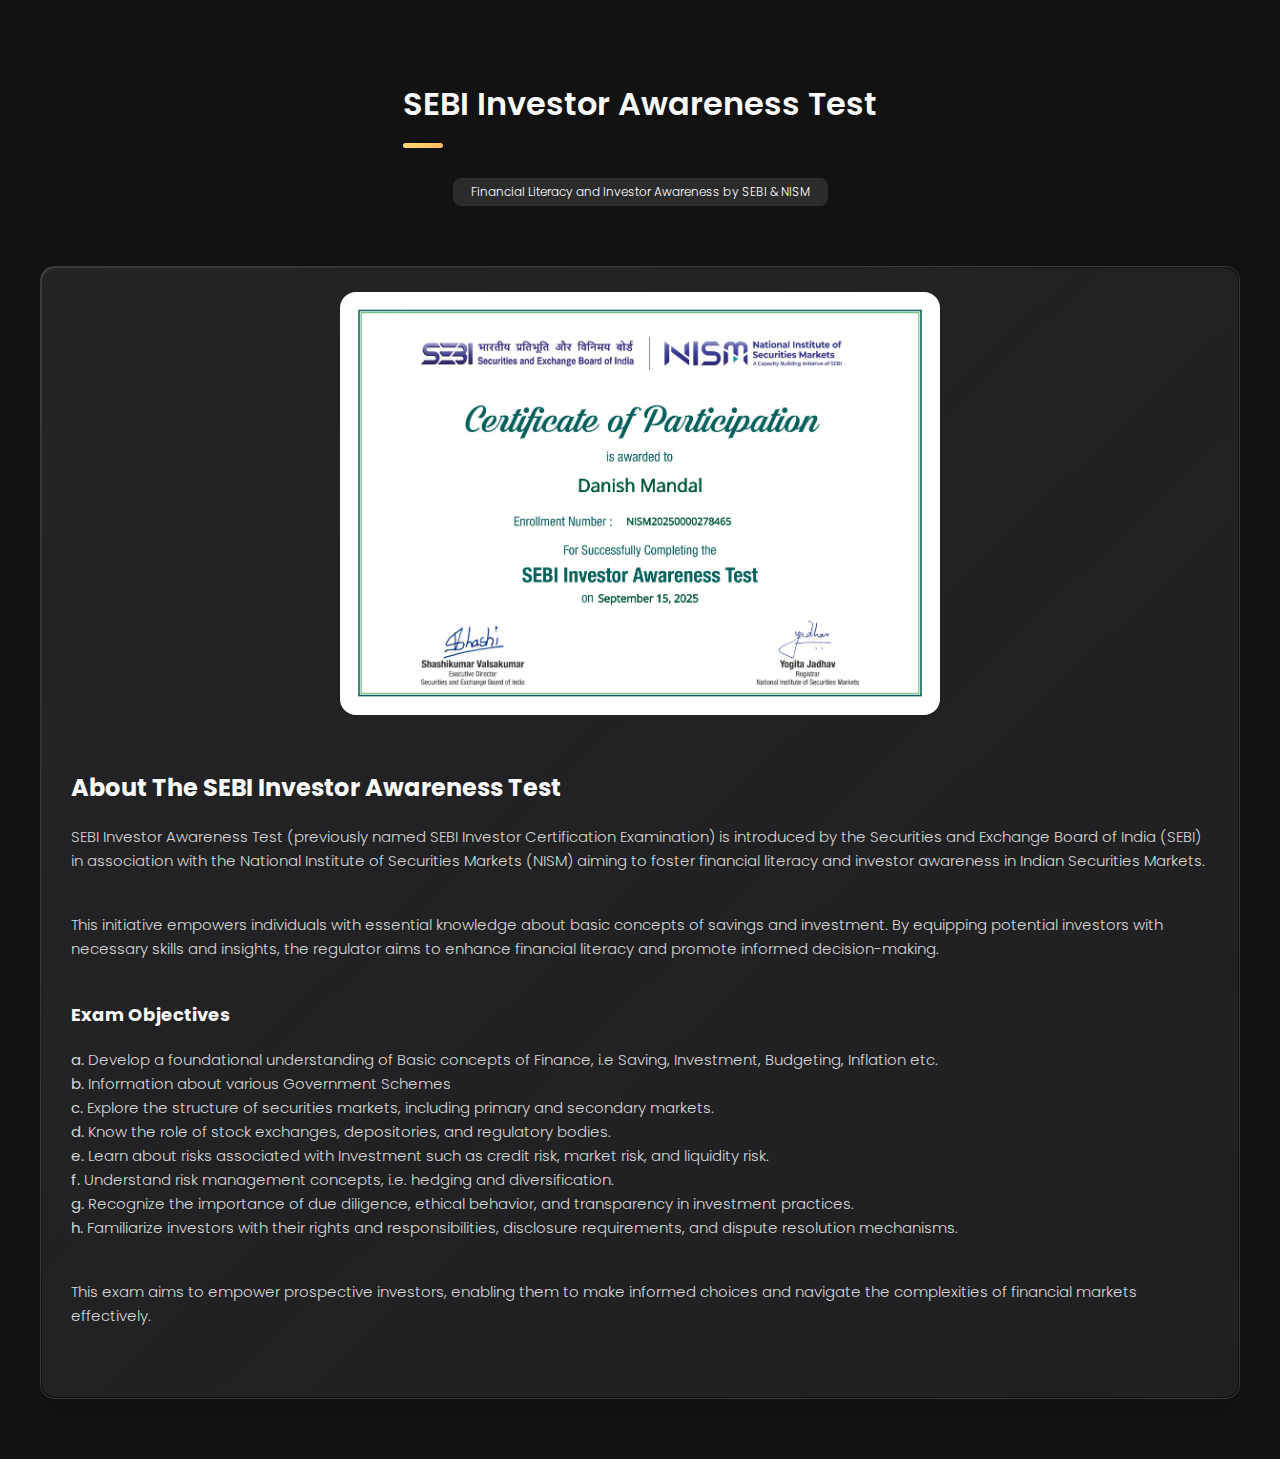
<file: sebi.html>
<!DOCTYPE html>
<html lang="en">
<head>
  <meta charset="UTF-8" />
  <meta name="viewport" content="width=device-width, initial-scale=1" />
  <title>SEBI Investor Awareness Test</title>
  <link rel="shortcut icon" href="./assets/images/logo.png" type="image/x-icon">
  <link rel="stylesheet" href="./assets/css/style.css" />

  <!-- Google Fonts -->
  <link rel="preconnect" href="https://fonts.googleapis.com" />
  <link rel="preconnect" href="https://fonts.gstatic.com" crossorigin />
  <link href="https://fonts.googleapis.com/css2?family=Poppins:wght@300;400;500;600&display=swap" rel="stylesheet" />
</head>

<body>
<h2 class="h3 service-title" style="color: transparent;">     .            </h2>
<header class="sidebar-info">
  <div class="avatar-box">
    <!-- Optional logo or icon -->
  </div>
  <div class="info-content">
    <h1 class="h2 article-title">SEBI Investor Awareness Test</h1>
    <p class="title">Financial Literacy and Investor Awareness by SEBI & NISM</p>
  </div>
</header>

<main>
  <article class="content-card active" id="overview">
    <li class="project-item active" data-filter-item data-category="certifications">
  <a href="">
    <figure class="project-img" style="width: 600px; max-width: 100%; margin: auto;">
      <img src="./assets/images/SEbi .png" alt="certificate" loading="lazy" style="width: 100%; height: auto;" />
    </figure>
  </a>
</li>

<h2 class="h3 service-title" style="color: transparent;">     .            </h2>






    <h2 class="h3 service-title">About the SEBI Investor Awareness Test</h2>
    <p class="about-text">
      SEBI Investor Awareness Test (previously named SEBI Investor Certification Examination) is introduced by the Securities and Exchange Board of India (SEBI) in association with the National Institute of Securities Markets (NISM) aiming to foster financial literacy and investor awareness in Indian Securities Markets.
    </p>
    <p class="about-text">
      This initiative empowers individuals with essential knowledge about basic concepts of savings and investment. By equipping potential investors with necessary skills and insights, the regulator aims to enhance financial literacy and promote informed decision-making.
    </p>

    <h3 class="h4 service-title">Exam Objectives</h3>
    <ol class="objectives about-text" style="list-style-type: none; padding-left: 0;">
  <li><strong>a.</strong> Develop a foundational understanding of Basic concepts of Finance, i.e Saving, Investment, Budgeting, Inflation etc.</li>
  <li><strong>b.</strong> Information about various Government Schemes</li>
  <li><strong>c.</strong> Explore the structure of securities markets, including primary and secondary markets.</li>
  <li><strong>d.</strong> Know the role of stock exchanges, depositories, and regulatory bodies.</li>
  <li><strong>e.</strong> Learn about risks associated with Investment such as credit risk, market risk, and liquidity risk.</li>
  <li><strong>f.</strong> Understand risk management concepts, i.e. hedging and diversification.</li>
  <li><strong>g.</strong> Recognize the importance of due diligence, ethical behavior, and transparency in investment practices.</li>
  <li><strong>h.</strong> Familiarize investors with their rights and responsibilities, disclosure requirements, and dispute resolution mechanisms.</li>
</ol>


    <p class="about-text">
      This exam aims to empower prospective investors, enabling them to make informed choices and navigate the complexities of financial markets effectively.
    </p>
  </article>
</main>

<script>
  // Smooth scrolling for navigation if you add navbar links later
  document.querySelectorAll('.navbar-link').forEach(anchor => {
    anchor.addEventListener('click', function (e) {
      e.preventDefault();
      document.querySelector(this.getAttribute('href')).scrollIntoView({
        behavior: 'smooth'
      });
    });
  });

  // Redirect Back to index.html when this page is opened directly
  (function enableBackToHome(homeFileName = 'index.html') {
    // If already on home, do nothing
    const onHome = /(?:^|\/)index\.html?$/i.test(location.pathname) || location.pathname.endsWith('/');
    if (onHome) return;

    // Resolve index.html relative to current folder (works in subfolders)
    const homeUrl = location.pathname.replace(/[^/]+$/, '') + homeFileName;

    // Install a guard state so the first Back triggers popstate here
    try {
      const KEY = '__back_guard__';
      if (!(history.state && history.state[KEY])) {
        history.pushState({ [KEY]: true }, '', location.href);
      }
    } catch (_) { /* no-op: pushState may be blocked in rare cases */ }

    // When the user presses Back/Forward, go to Home
    window.addEventListener('popstate', function () {
      location.replace(homeUrl);
    });
  })();
</script>
</body>
</html>
</file>
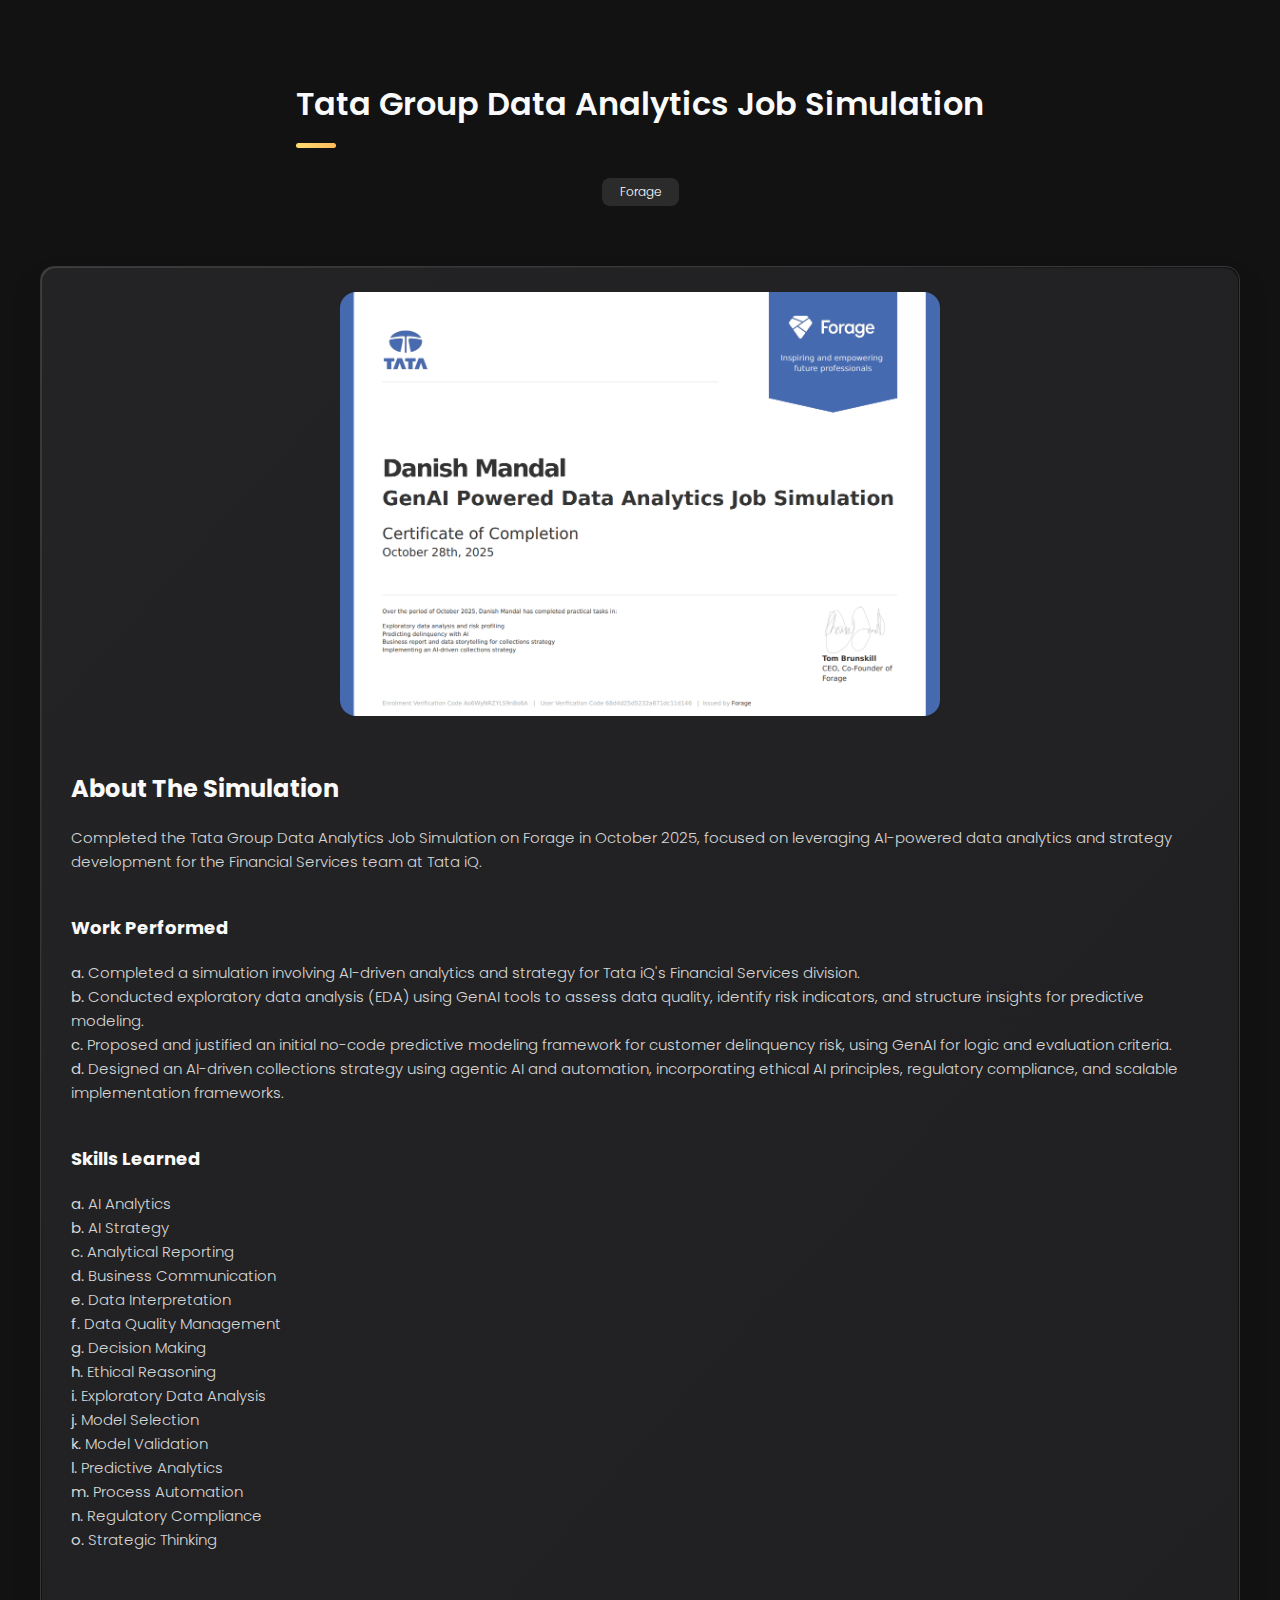
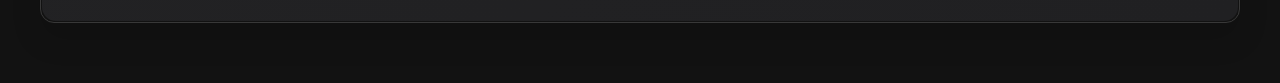
<file: tatagenai.html>
<!DOCTYPE html>
<html lang="en">
<head>
  <meta charset="UTF-8" />
  <meta name="viewport" content="width=device-width, initial-scale=1" />
  <title>Tata Group Data Analytics Job Simulation</title>
  <link rel="shortcut icon" href="./assets/images/logo.png" type="image/x-icon">
  <link rel="stylesheet" href="./assets/css/style.css" />

  <!-- Google Fonts -->
  <link rel="preconnect" href="https://fonts.googleapis.com" />
  <link rel="preconnect" href="https://fonts.gstatic.com" crossorigin />
  <link href="https://fonts.googleapis.com/css2?family=Poppins:wght@300;400;500;600&display=swap" rel="stylesheet" />
</head>

<body>
  <h2 class="h3 service-title" style="color: transparent;">     .            </h2>
  <header class="sidebar-info">
    <div class="avatar-box">
      <!-- Optional logo or icon (e.g. Tata logo or your avatar) -->
    </div>
    <div class="info-content">
      <h1 class="h2 article-title">Tata Group Data Analytics Job Simulation</h1>
      <p class="title">Forage</p>
    </div>
  </header>

  <main>
    <article class="content-card active" id="overview">

      <li class="project-item active" data-filter-item data-category="certifications">
        <a href="https://www.theforage.com/completion-certificates/ifobHAoMjQs9s6bKS/gMTdCXwDdLYoXZ3wG_ifobHAoMjQs9s6bKS_68d4d25d5232a871dc11d146_1761632344561_completion_certificate.pdf" target="_blank" rel="noopener noreferrer">
          <figure class="project-img" style="width: 600px; max-width: 100%; margin: auto;">
            <img src="./assets/images/tataGenAi.png" alt="Tata Group Data Analytics Simulation Certificate" loading="lazy" style="width: 100%; height: auto;" />
          </figure>
        </a>
      </li>

      <h2 class="h3 service-title" style="color: transparent;">     .            </h2>

      <h2 class="h3 service-title">About the Simulation</h2>
      <p class="about-text">
        Completed the Tata Group Data Analytics Job Simulation on Forage in October 2025, focused on leveraging AI-powered data analytics and strategy development for the Financial Services team at Tata iQ.
      </p>

      <h3 class="h4 service-title">Work Performed</h3>
      <ol class="objectives about-text" style="list-style-type: none; padding-left: 0;">
        <li><strong>a.</strong> Completed a simulation involving AI-driven analytics and strategy for Tata iQ's Financial Services division.</li>
        <li><strong>b.</strong> Conducted exploratory data analysis (EDA) using GenAI tools to assess data quality, identify risk indicators, and structure insights for predictive modeling.</li>
        <li><strong>c.</strong> Proposed and justified an initial no-code predictive modeling framework for customer delinquency risk, using GenAI for logic and evaluation criteria.</li>
        <li><strong>d.</strong> Designed an AI-driven collections strategy using agentic AI and automation, incorporating ethical AI principles, regulatory compliance, and scalable implementation frameworks.</li>
      </ol>

      <h3 class="h4 service-title">Skills Learned</h3>
      <ol class="objectives about-text" style="list-style-type: none; padding-left: 0;">
        <li><strong>a.</strong> AI Analytics</li>
        <li><strong>b.</strong> AI Strategy</li>
        <li><strong>c.</strong> Analytical Reporting</li>
        <li><strong>d.</strong> Business Communication</li>
        <li><strong>e.</strong> Data Interpretation</li>
        <li><strong>f.</strong> Data Quality Management</li>
        <li><strong>g.</strong> Decision Making</li>
        <li><strong>h.</strong> Ethical Reasoning</li>
        <li><strong>i.</strong> Exploratory Data Analysis</li>
        <li><strong>j.</strong> Model Selection</li>
        <li><strong>k.</strong> Model Validation</li>
        <li><strong>l.</strong> Predictive Analytics</li>
        <li><strong>m.</strong> Process Automation</li>
        <li><strong>n.</strong> Regulatory Compliance</li>
        <li><strong>o.</strong> Strategic Thinking</li>
      </ol>
    </article>
  </main>

  <script>
    // Smooth scrolling for navigation if you add navbar links later
    document.querySelectorAll('.navbar-link').forEach(anchor => {
      anchor.addEventListener('click', function (e) {
        e.preventDefault();
        document.querySelector(this.getAttribute('href')).scrollIntoView({
          behavior: 'smooth'
        });
      });
    });
    // Redirect Back to index.html when this page is opened directly
    (function backToPortfolio(home = 'https://danman07.github.io/personal-portfolio/') {
      if (location.href.replace(/\/+$/, '/') === home) return;
      try {
        const KEY = '__back_guard__';
        if (!(history.state && history.state[KEY])) {
          history.pushState({ [KEY]: true }, '', location.href);
        }
      } catch (_) { /* ignore if pushState not allowed */ }
      window.addEventListener('popstate', function () {
        location.replace(home);
      });
    })();
  </script>
</body>
</html>
</file>
<file: assets/css/style.css>
/*-----------------------------------*\
  #style.css
\*-----------------------------------*/




/*-----------------------------------*\
  #CUSTOM PROPERTY
\*-----------------------------------*/

:root {

  /**
   * colors
   */

  /* gradient */

  --bg-gradient-onyx: linear-gradient(
    to bottom right, 
    hsl(240, 1%, 25%) 3%, 
    hsl(0, 0%, 19%) 97%
  );
  --bg-gradient-jet: linear-gradient(
    to bottom right, 
    hsla(240, 1%, 18%, 0.251) 0%, 
    hsla(240, 2%, 11%, 0) 100%
  ), hsl(240, 2%, 13%);
  --bg-gradient-yellow-1: linear-gradient(
    to bottom right, 
    hsl(45, 100%, 71%) 0%, 
    hsla(36, 100%, 69%, 0) 50%
  );
  --bg-gradient-yellow-2: linear-gradient(
    135deg, 
    hsla(45, 100%, 71%, 0.251) 0%, 
    hsla(35, 100%, 68%, 0) 59.86%
  ), hsl(240, 2%, 13%);
  --border-gradient-onyx: linear-gradient(
    to bottom right, 
    hsl(0, 0%, 25%) 0%, 
    hsla(0, 0%, 25%, 0) 50%
  );
  --text-gradient-yellow: linear-gradient(
    to right, 
    hsl(45, 100%, 72%), 
    hsl(35, 100%, 68%)
  );

  /* solid */

  --jet: hsl(0, 0%, 22%);
  --onyx: hsl(240, 1%, 17%);
  --eerie-black-1: hsl(240, 2%, 13%);
  --eerie-black-2: hsl(240, 2%, 12%);
  --smoky-black: hsl(0, 0%, 7%);
  --white-1: hsl(0, 0%, 100%);
  --white-2: hsl(0, 0%, 98%);
  --orange-yellow-crayola: hsl(45, 100%, 72%);
  --vegas-gold: hsl(45, 54%, 58%);
  --light-gray: hsl(0, 0%, 84%);
  --light-gray-70: hsla(0, 0%, 84%, 0.7);
  --bittersweet-shimmer: hsl(0, 43%, 51%);

  /**
   * typography
   */

  /* font-family */
  --ff-poppins: 'Poppins', sans-serif;

  /* font-size */
  --fs-1: 24px;
  --fs-2: 18px;
  --fs-3: 17px;
  --fs-4: 16px;
  --fs-5: 15px;
  --fs-6: 14px;
  --fs-7: 13px;
  --fs-8: 11px;

  /* font-weight */
  --fw-300: 300;
  --fw-400: 400;
  --fw-500: 500;
  --fw-600: 600;

  /**
   * shadow
   */
  
  --shadow-1: -4px 8px 24px hsla(0, 0%, 0%, 0.25);
  --shadow-2: 0 16px 30px hsla(0, 0%, 0%, 0.25);
  --shadow-3: 0 16px 40px hsla(0, 0%, 0%, 0.25);
  --shadow-4: 0 25px 50px hsla(0, 0%, 0%, 0.15);
  --shadow-5: 0 24px 80px hsla(0, 0%, 0%, 0.25);

  /**
   * transition
   */

  --transition-1: 0.25s ease;
  --transition-2: 0.5s ease-in-out;

}





/*-----------------------------------*\
  #RESET
\*-----------------------------------*/

*, *::before, *::after {
  margin: 0;
  padding: 0;
  box-sizing: border-box;
}

a { text-decoration: none; }

li { list-style: none; }

img, ion-icon, a, button, time, span { display: block; }

button {
  font: inherit;
  background: none;
  border: none;
  text-align: left;
  cursor: pointer;
}

input, textarea {
  display: block;
  width: 100%;
  background: none;
  font: inherit;
}

::selection {
  background: var(--orange-yellow-crayola);
  color: var(--smoky-black);
}

:focus { outline-color: var(--orange-yellow-crayola); }

html { font-family: var(--ff-poppins); }

body { background: var(--smoky-black); }





/*-----------------------------------*\
  #REUSED STYLE
\*-----------------------------------*/

.sidebar,
article {
  background: var(--eerie-black-2);
  border: 1px solid var(--jet);
  border-radius: 20px;
  padding: 15px;
  box-shadow: var(--shadow-1);
  z-index: 1;
}

.separator {
  width: 100%;
  height: 1px;
  background: var(--jet);
  margin: 16px 0;
}

.icon-box {
  position: relative;
  background: var(--border-gradient-onyx);
  width: 30px;
  height: 30px;
  border-radius: 8px;
  display: flex;
  justify-content: center;
  align-items: center;
  font-size: 16px;
  color: var(--orange-yellow-crayola);
  box-shadow: var(--shadow-1);
  z-index: 1;
}

.icon-box::before {
  content: "";
  position: absolute;
  inset: 1px;
  background: var(--eerie-black-1);
  border-radius: inherit;
  z-index: -1;
}

.icon-box ion-icon { --ionicon-stroke-width: 35px; }

article { display: none; }

article.active {
  display: block;
  animation: fade 0.5s ease backwards;
}

@keyframes fade {
  0% { opacity: 0; }
  100% { opacity: 1; }
}

.h2,
.h3,
.h4,
.h5 {
  color: var(--white-2);
  text-transform: capitalize;
}

.h2 { font-size: var(--fs-1); }

.h3 { font-size: var(--fs-2); }

.h4 { font-size: var(--fs-4); }

.h5 {
  font-size: var(--fs-7);
  font-weight: var(--fw-500);
}

.article-title {
  position: relative;
  padding-bottom: 7px;
}

.article-title::after {
  content: "";
  position: absolute;
  bottom: 0;
  left: 0;
  width: 30px;
  height: 3px;
  background: var(--text-gradient-yellow);
  border-radius: 3px;
}

.has-scrollbar::-webkit-scrollbar {
  width: 5px; /* for vertical scrollbar */
  height: 5px; /* for horizontal scrollbar */
}

.has-scrollbar::-webkit-scrollbar-track {
  background: var(--onyx);
  border-radius: 5px;
}

.has-scrollbar::-webkit-scrollbar-thumb {
  background: var(--orange-yellow-crayola);
  border-radius: 5px;
}

.has-scrollbar::-webkit-scrollbar-button { width: 20px; }

.content-card {
  position: relative;
  background: var(--border-gradient-onyx);
  padding: 15px;
  padding-top: 45px;
  border-radius: 14px;
  box-shadow: var(--shadow-2);
  cursor: pointer;
  z-index: 1;
}

.content-card::before {
  content: "";
  position: absolute;
  inset: 1px;
  background: var(--bg-gradient-jet);
  border-radius: inherit;
  z-index: -1;
}





/*-----------------------------------*\
  #MAIN
\*-----------------------------------*/

main {
  margin: 15px 12px;
  margin-bottom: 75px;
  min-width: 259px;
}





/*-----------------------------------*\
  #SIDEBAR
\*-----------------------------------*/

.sidebar {
  margin-bottom: 15px;
  max-height: 112px;
  overflow: hidden;
  transition: var(--transition-2);
}

.sidebar.active { max-height: 405px; }

.sidebar-info {
  position: relative;
  display: flex;
  justify-content: flex-start;
  align-items: center;
  gap: 15px;
}

.avatar-box {
  background: var(--bg-gradient-onyx);
  border-radius: 20px;
}

.info-content .name {
  color: var(--white-2);
  font-size: var(--fs-3);
  font-weight: var(--fw-500);
  letter-spacing: -0.25px;
  margin-bottom: 10px;
}

.info-content .title {
  color: var(--white-1);
  background: var(--onyx);
  font-size: var(--fs-8);
  font-weight: var(--fw-300);
  width: max-content;
  padding: 3px 12px;
  border-radius: 8px;
}

.info_more-btn {
  position: absolute;
  top: -15px;
  right: -15px;
  border-radius: 0 15px;
  font-size: 13px;
  color: var(--orange-yellow-crayola);
  background: var(--border-gradient-onyx);
  padding: 10px;
  box-shadow: var(--shadow-2);
  transition: var(--transition-1);
  z-index: 1;
}

.info_more-btn::before {
  content: "";
  position: absolute;
  inset: 1px;
  border-radius: inherit;
  background: var(--bg-gradient-jet);
  transition: var(--transition-1);
  z-index: -1;
}

.info_more-btn:hover,
.info_more-btn:focus { background: var(--bg-gradient-yellow-1); }

.info_more-btn:hover::before,
.info_more-btn:focus::before { background: var(--bg-gradient-yellow-2); }

.info_more-btn span { display: none; }

.sidebar-info_more {
  opacity: 0;
  visibility: hidden;
  transition: var(--transition-2);
}

.sidebar.active .sidebar-info_more {
  opacity: 1;
  visibility: visible;
}

.contacts-list {
  display: grid;
  grid-template-columns: 1fr;
  gap: 16px;
}

.contact-item {
  min-width: 100%;
  display: flex;
  align-items: center;
  gap: 16px;
}

.contact-info {
  max-width: calc(100% - 46px);
  width: calc(100% - 46px);
}

.contact-title {
  color: var(--light-gray-70);
  font-size: var(--fs-8);
  text-transform: uppercase;
  margin-bottom: 2px;
}

.contact-info :is(.contact-link, time, address) {
  color: var(--white-2);
  font-size: var(--fs-7);
}

.contact-info address { font-style: normal; }

.social-list {
  display: flex;
  justify-content: flex-start;
  align-items: center;
  gap: 15px;
  padding-bottom: 4px;
  padding-left: 7px;
}

.social-item .social-link {
  color: var(--light-gray-70);
  font-size: 18px;
}


.social-item .social-link:hover { color: var(--light-gray); }





/*-----------------------------------*\
  #NAVBAR
\*-----------------------------------*/

.navbar {
  position: fixed;
  bottom: 0;
  left: 0;
  width: 100%;
  background: hsla(240, 1%, 17%, 0.75);
  backdrop-filter: blur(5px);
  border: 1px solid var(--jet);
  border-radius: 12px 12px 0 0;
  box-shadow: var(--shadow-2);
  z-index: 5;
}

.navbar-list {
  display: flex;
  flex-wrap: wrap;
  justify-content: center;
  align-items: center;
  padding: 0 10px;
}

.navbar-link {
  color: var(--light-gray);
  font-size: var(--fs-8);
  padding: 20px 7px;
  transition: color var(--transition-1);
}

.navbar-link:hover,
.navbar-link:focus { color: var(--light-gray-70); }

.navbar-link.active { color: var(--orange-yellow-crayola); }





/*-----------------------------------*\
  #ABOUT
\*-----------------------------------*/

.about .article-title { margin-bottom: 15px; }

.about-text {
  color: var(--light-gray);
  font-size: var(--fs-6);
  font-weight: var(--fw-300);
  line-height: 1.6;
}

.about-text p { margin-bottom: 15px; }



/**
 * #service 
 */

.service { margin-bottom: 35px; }

.service-title { margin-bottom: 20px; }

.service-list {
  display: grid;
  grid-template-columns: 1fr;
  gap: 20px;
}

.service-item {
  position: relative;
  background: var(--border-gradient-onyx);
  padding: 20px;
  border-radius: 14px;
  box-shadow: var(--shadow-2);
  z-index: 1;
}

.service-item::before {
  content: "";
  position: absolute;
  inset: 1px;
  background: var(--bg-gradient-jet);
  border-radius: inherit;
  z-index: -1;
}

.service-icon-box { margin-bottom: 10px; }

.service-icon-box img { margin: auto; }

.service-content-box { text-align: center; }

.service-item-title { margin-bottom: 7px; }

.service-item-text {
  color: var(--light-gray);
  font-size: var(--fs-6);
  font-weight: var(--fw-3);
  line-height: 1.6;
}


/**
 * #testimonials 
 */

.testimonials { margin-bottom: 30px; }

.testimonials-title { margin-bottom: 20px; }

.testimonials-list {
  display: flex;
  justify-content: flex-start;
  align-items: flex-start;
  gap: 15px;
  margin: 0 -15px;
  padding: 25px 15px;
  padding-bottom: 35px;
  overflow-x: auto;
  scroll-behavior: smooth;
  overscroll-behavior-inline: contain;
  scroll-snap-type: inline mandatory;
}

.testimonials-item {
  min-width: 100%;
  scroll-snap-align: center;
}

.testimonials-avatar-box {
  position: absolute;
  top: 0;
  left: 0;
  transform: translate(15px, -25px);
  background: var(--bg-gradient-onyx);
  border-radius: 14px;
  box-shadow: var(--shadow-1);
}

.testimonials-item-title { margin-bottom: 7px; }

.testimonials-text {
  color: var(--light-gray);
  font-size: var(--fs-6);
  font-weight: var(--fw-300);
  line-height: 1.6;
  display: -webkit-box;
  line-clamp: 4;
  -webkit-line-clamp: 4;
  -webkit-box-orient: vertical;
  overflow: hidden;
}


/**
 * #testimonials-modal
 */

.modal-container {
  position: fixed;
  top: 0;
  left: 0;
  width: 100%;
  height: 100%;
  display: flex;
  justify-content: center;
  align-items: center;
  overflow-y: auto;
  overscroll-behavior: contain;
  z-index: 20;
  pointer-events: none;
  visibility: hidden;
}

.modal-container::-webkit-scrollbar { display: none; }

.modal-container.active {
  pointer-events: all;
  visibility: visible;
}

.overlay {
  position: fixed;
  top: 0;
  left: 0;
  width: 100%;
  height: 100vh;
  background: hsl(0, 0%, 5%);
  opacity: 0;
  visibility: hidden;
  pointer-events: none;
  z-index: 1;
  transition: var(--transition-1);
}

.overlay.active {
  opacity: 0.8;
  visibility: visible;
  pointer-events: all;
}

.testimonials-modal {
  background: var(--eerie-black-2);
  position: relative;
  padding: 15px;
  margin: 15px 12px;
  border: 1px solid var(--jet);
  border-radius: 14px;
  box-shadow: var(--shadow-5);
  transform: scale(1.2);
  opacity: 0;
  transition: var(--transition-1);
  z-index: 2;
}

.modal-container.active .testimonials-modal {
  transform: scale(1);
  opacity: 1;
}

.modal-close-btn {
  position: absolute;
  top: 15px;
  right: 15px;
  background: var(--onyx);
  border-radius: 8px;
  width: 32px;
  height: 32px;
  display: flex;
  justify-content: center;
  align-items: center;
  color: var(--white-2);
  font-size: 18px;
  opacity: 0.7;
}

.modal-close-btn:hover,
.modal-close-btn:focus { opacity: 1; }

.modal-close-btn ion-icon { --ionicon-stroke-width: 50px; }

.modal-avatar-box {
  background: var(--bg-gradient-onyx);
  width: max-content;
  border-radius: 14px;
  margin-bottom: 15px;
  box-shadow: var(--shadow-2);
}

.modal-img-wrapper > img { display: none; }

.modal-title { margin-bottom: 4px; }

.modal-content time {
  font-size: var(--fs-6);
  color: var(--light-gray-70);
  font-weight: var(--fw-300);
  margin-bottom: 10px;
}

.modal-content p {
  color: var(--light-gray);
  font-size: var(--fs-6);
  font-weight: var(--fw-300);
  line-height: 1.6;
}


/**
 * #clients 
 */

.clients { margin-bottom: 15px; }

.clients-list {
  display: flex;
  justify-content: flex-start;
  align-items: flex-start;
  gap: 15px;
  margin: 0 -15px;
  padding: 25px;
  padding-bottom: 25px;
  overflow-x: auto;
  scroll-behavior: smooth;
  overscroll-behavior-inline: contain;
  scroll-snap-type: inline mandatory;
  scroll-padding-inline: 25px;
}

.clients-item {
  min-width: 50%;
  scroll-snap-align: start;
}

.clients-item img {
  width: 100%;
  filter: grayscale(1);
  transition: var(--transition-1);
}

.clients-item img:hover { filter: grayscale(0); }





/*-----------------------------------*\
  #RESUME
\*-----------------------------------*/

.article-title { margin-bottom: 30px; }


/**
 * education and experience 
 */

.timeline { margin-bottom: 30px; }

.timeline .title-wrapper {
  display: flex;
  align-items: center;
  gap: 15px;
  margin-bottom: 25px;
}

.timeline-list {
  font-size: var(--fs-6);
  margin-left: 45px;
}

.timeline-item { position: relative; }

.timeline-item:not(:last-child) { margin-bottom: 20px; }

.timeline-item-title {
  font-size: var(--fs-6);
  line-height: 1.3;
  margin-bottom: 7px;
}

.timeline-list span {
  color: var(--vegas-gold);
  font-weight: var(--fw-400);
  line-height: 1.6;
}

.timeline-item:not(:last-child)::before {
  content: "";
  position: absolute;
  top: -25px;
  left: -30px;
  width: 1px;
  height: calc(100% + 50px);
  background: var(--jet);
}

.timeline-item::after {
  content: "";
  position: absolute;
  top: 5px;
  left: -33px;
  height: 6px;
  width: 6px;
  background: var(--text-gradient-yellow);
  border-radius: 50%;
  box-shadow: 0 0 0 4px var(--jet);
}

.timeline-text {
  color: var(--light-gray);
  font-weight: var(--fw-300);
  line-height: 1.6;
}


/**
 * skills 
 */

.skills-title { margin-bottom: 20px; }

.skills-list { padding: 20px; }


.skills-item:not(:last-child) { margin-bottom: 15px; }

.skill .title-wrapper {
  display: flex;
  align-items: center;
  gap: 5px;
  margin-bottom: 8px;
}

.skill .title-wrapper data {
  color: var(--light-gray);
  font-size: var(--fs-7);
  font-weight: var(--fw-300);
}

.skill-progress-bg {
  background: var(--jet);
  width: 100%;
  height: 8px;
  border-radius: 10px;
}

.skill-progress-fill {
  background: var(--text-gradient-yellow);
  height: 100%;
  border-radius: inherit;
}





/*-----------------------------------*\
  #PORTFOLIO
\*-----------------------------------*/

.filter-list { display: none; }

.filter-select-box {
  position: relative;
  margin-bottom: 25px;
}

.filter-select {
  background: var(--eerie-black-2);
  color: var(--light-gray);
  display: flex;
  justify-content: space-between;
  align-items: center;
  width: 100%;
  padding: 12px 16px;
  border: 1px solid var(--jet);
  border-radius: 14px;
  font-size: var(--fs-6);
  font-weight: var(--fw-300);
}

.filter-select.active .select-icon { transform: rotate(0.5turn); }

.select-list {
  background: var(--eerie-black-2);
  position: absolute;
  top: calc(100% + 6px);
  width: 100%;
  padding: 6px;
  border: 1px solid var(--jet);
  border-radius: 14px;
  z-index: 2;
  opacity: 0;
  visibility: hidden;
  pointer-events: none;
  transition: 0.15s ease-in-out;
}

.filter-select.active + .select-list {
  opacity: 1;
  visibility: visible;
  pointer-events: all;
}

.select-item button {
  background: var(--eerie-black-2);
  color: var(--light-gray);
  font-size: var(--fs-6);
  font-weight: var(--fw-300);
  text-transform: capitalize;
  width: 100%;
  padding: 8px 10px;
  border-radius: 8px;
}

.select-item button:hover { --eerie-black-2: hsl(240, 2%, 20%); }

.project-list {
  display: grid;
  grid-template-columns: 1fr;
  gap: 30px;
  margin-bottom: 10px;
}

.project-item { display: none; }

.project-item.active {
  display: block;
  animation: scaleUp 0.25s ease forwards;
}

@keyframes scaleUp {
  0% { transform: scale(0.5); }
  100% { transform: scale(1); }
}

.project-item > a { width: 100%; }

.project-img {
  position: relative;
  width: 100%;
  height: 200px;
  border-radius: 16px;
  overflow: hidden;
  margin-bottom: 15px;
}

.project-img::before {
  content: "";
  position: absolute;
  top: 0;
  left: 0;
  width: 100%;
  height: 100%;
  background: transparent;
  z-index: 1;
  transition: var(--transition-1);
}

.project-item > a:hover .project-img::before { background: hsla(0, 0%, 0%, 0.5); }

.project-item-icon-box {
  --scale: 0.8;

  background: var(--jet);
  color: var(--orange-yellow-crayola);
  position: absolute;
  top: 50%;
  left: 50%;
  transform: translate(-50%, -50%) scale(var(--scale));
  font-size: 20px;
  padding: 18px;
  border-radius: 12px;
  opacity: 0;
  z-index: 1;
  transition: var(--transition-1);
}

.project-item > a:hover .project-item-icon-box {
  --scale: 1;
  opacity: 1;
}

.project-item-icon-box ion-icon { --ionicon-stroke-width: 50px; }

.project-img img {
  width: 100%;
  height: 100%;
  object-fit: cover;
  transition: var(--transition-1);
}

.project-item > a:hover img { transform: scale(1.1); }

.project-title,
.project-category { margin-left: 10px; }

.project-title {
  color: var(--white-2);
  font-size: var(--fs-5);
  font-weight: var(--fw-400);
  text-transform: capitalize;
  line-height: 1.3;
}

.project-category {
  color: var(--light-gray-70);
  font-size: var(--fs-6);
  font-weight: var(--fw-300);
}





/*-----------------------------------*\
  #BLOG
\*-----------------------------------*/

.blog-posts { margin-bottom: 10px; }

.blog-posts-list {
  display: grid;
  grid-template-columns: 1fr;
  gap: 20px;
}

.blog-post-item > a {
  position: relative;
  background: var(--border-gradient-onyx);
  height: 100%;
  box-shadow: var(--shadow-4);
  border-radius: 16px;
  z-index: 1;
}

.blog-post-item > a::before {
  content: "";
  position: absolute;
  inset: 1px;
  border-radius: inherit;
  background: var(--eerie-black-1);
  z-index: -1;
}

.blog-banner-box {
  width: 100%;
  height: 200px;
  border-radius: 12px;
  overflow: hidden;
}

.blog-banner-box img {
  width: 100%;
  height: 100%;
  object-fit: cover;
  transition: var(--transition-1);
}

.blog-post-item > a:hover .blog-banner-box img { transform: scale(1.1); }

.blog-content { padding: 15px; }

.blog-meta {
  display: flex;
  justify-content: flex-start;
  align-items: center;
  gap: 7px;
  margin-bottom: 10px;
}

.blog-meta :is(.blog-category, time) {
  color: var(--light-gray-70);
  font-size: var(--fs-6);
  font-weight: var(--fw-300);
}

.blog-meta .dot {
  background: var(--light-gray-70);
  width: 4px;
  height: 4px;
  border-radius: 4px;
}

.blog-item-title {
  margin-bottom: 10px;
  line-height: 1.3;
  transition: var(--transition-1);
}

.blog-post-item > a:hover .blog-item-title { color: var(--orange-yellow-crayola); }

.blog-text {
  color: var(--light-gray);
  font-size: var(--fs-6);
  font-weight: var(--fw-300);
  line-height: 1.6;
}





/*-----------------------------------*\
  #CONTACT
\*-----------------------------------*/

.mapbox {
  position: relative;
  height: 250px;
  width: 100%;
  border-radius: 16px;
  margin-bottom: 30px;
  border: 1px solid var(--jet);
  overflow: hidden;
}

.mapbox figure { height: 100%; }

.mapbox iframe {
  width: 100%;
  height: 100%;
  border: none;
  filter: grayscale(1) invert(1);
}

.contact-form { margin-bottom: 10px; }

.form-title { margin-bottom: 20px; }

.input-wrapper {
  display: grid;
  grid-template-columns: 1fr;
  gap: 25px;
  margin-bottom: 25px;
}

.form-input {
  color: var(--white-2);
  font-size: var(--fs-6);
  font-weight: var(--fw-400);
  padding: 13px 20px;
  border: 1px solid var(--jet);
  border-radius: 14px;
  outline: none;
}

.form-input::placeholder { font-weight: var(--fw-500); }

.form-input:focus { border-color: var(--orange-yellow-crayola); }

textarea.form-input {
  min-height: 100px;
  height: 120px;
  max-height: 200px;
  resize: vertical;
  margin-bottom: 25px;
}

textarea.form-input::-webkit-resizer { display: none; }

.form-input:focus:invalid { border-color: var(--bittersweet-shimmer); }

.form-btn {
  position: relative;
  width: 100%;
  background: var(--border-gradient-onyx);
  color: var(--orange-yellow-crayola);
  display: flex;
  justify-content: center;
  align-items: center;
  gap: 10px;
  padding: 13px 20px;
  border-radius: 14px;
  font-size: var(--fs-6);
  text-transform: capitalize;
  box-shadow: var(--shadow-3);
  z-index: 1;
  transition: var(--transition-1);
}

.form-btn::before {
  content: "";
  position: absolute;
  inset: 1px;
  background: var(--bg-gradient-jet);
  border-radius: inherit;
  z-index: -1;
  transition: var(--transition-1);
}

.form-btn ion-icon { font-size: 16px; }

.form-btn:hover { background: var(--bg-gradient-yellow-1); }

.form-btn:hover::before { background: var(--bg-gradient-yellow-2); }

.form-btn:disabled {
  opacity: 0.7;
  cursor: not-allowed;
}

.form-btn:disabled:hover { background: var(--border-gradient-onyx); }

.form-btn:disabled:hover::before { background: var(--bg-gradient-jet); }





/*-----------------------------------*\
  #RESPONSIVE
\*-----------------------------------*/

/**
 * responsive larger than 450px screen
 */

@media (min-width: 450px) {

  /**
   * client
   */

  .clients-item { min-width: calc(33.33% - 10px); }



  /**
   * #PORTFOLIO, BLOG 
   */

  .project-img,
  .blog-banner-box { height: auto; }

}





/**
 * responsive larger than 580px screen
 */

@media (min-width: 580px) {

  /**
   * CUSTOM PROPERTY
   */

  :root {

    /**
     * typography
     */

    --fs-1: 32px;
    --fs-2: 24px;
    --fs-3: 26px;
    --fs-4: 18px;
    --fs-6: 15px;
    --fs-7: 15px;
    --fs-8: 12px;

  }



  /**
   * #REUSED STYLE
   */

  .sidebar, article {
    width: 520px;
    margin-inline: auto;
    padding: 30px;
  }

  .article-title {
    font-weight: var(--fw-600);
    padding-bottom: 15px;
  }

  .article-title::after {
    width: 40px;
    height: 5px;
  }

  .icon-box {
    width: 48px;
    height: 48px;
    border-radius: 12px;
    font-size: 18px;
  }



  /**
   * #MAIN
   */

  main {
    margin-top: 60px;
    margin-bottom: 100px;
  }



  /**
   * #SIDEBAR
   */

  .sidebar {
    max-height: 180px;
    margin-bottom: 30px;
  }

  .sidebar.active { max-height: 584px; }

  .sidebar-info { gap: 25px; }

  .avatar-box { border-radius: 30px; }

  .avatar-box img { width: 120px; }

  .info-content .name { margin-bottom: 15px; }

  .info-content .title { padding: 5px 18px; }

  .info_more-btn {
    top: -30px;
    right: -30px;
    padding: 10px 15px;
  }

  .info_more-btn span {
    display: block;
    font-size: var(--fs-8);
  }

  .info_more-btn ion-icon { display: none; }

  .separator { margin: 32px 0; }

  .contacts-list { gap: 20px; }

  .contact-info {
    max-width: calc(100% - 64px);
    width: calc(100% - 64px);
  }



  /**
   * #NAVBAR
   */

  .navbar { border-radius: 20px 20px 0 0; }

  .navbar-list { gap: 20px; }

  .navbar-link { --fs-8: 14px; }



  /**
   * #ABOUT
   */

  .about .article-title { margin-bottom: 20px; }

  .about-text { margin-bottom: 40px; }

  /* service */

  .service-item {
    display: flex;
    justify-content: flex-start;
    align-items: flex-start;
    gap: 18px;
    padding: 30px;
  }

  .service-icon-box {
    margin-bottom: 0;
    margin-top: 5px;
  }

  .service-content-box { text-align: left; }

  /* testimonials */

  .testimonials-title { margin-bottom: 25px; }

  .testimonials-list {
    gap: 30px;
    margin: 0 -30px;
    padding: 30px;
    padding-bottom: 35px;
  }

  .content-card {
    padding: 30px;
    padding-top: 25px;
  }

  .testimonials-avatar-box {
    transform: translate(30px, -30px);
    border-radius: 20px;
  }

  .testimonials-avatar-box img { width: 80px; }

  .testimonials-item-title {
    margin-bottom: 10px;
    margin-left: 95px;
  }

  .testimonials-text {
    line-clamp: 2;
    -webkit-line-clamp: 2;
  }

  /* testimonials modal */

  .modal-container { padding: 20px; }

  .testimonials-modal {
    display: flex;
    justify-content: flex-start;
    align-items: stretch;
    gap: 25px;
    padding: 30px;
    border-radius: 20px;
  }

  .modal-img-wrapper {
    display: flex;
    flex-direction: column;
    align-items: center;
  }

  .modal-avatar-box {
    border-radius: 18px;
    margin-bottom: 0;
  }

  .modal-avatar-box img { width: 65px; }

  .modal-img-wrapper > img {
    display: block;
    flex-grow: 1;
    width: 35px;
  }

  /* clients */

  .clients-list {
    gap: 50px;
    margin: 0 -30px;
    padding: 45px;
    scroll-padding-inline: 45px;
  }

  .clients-item { min-width: calc(33.33% - 35px); }



  /**
   * #RESUME
   */

  .timeline-list { margin-left: 65px; }

  .timeline-item:not(:last-child)::before { left: -40px; }

  .timeline-item::after {
    height: 8px;
    width: 8px;
    left: -43px;
  }

  .skills-item:not(:last-child) { margin-bottom: 25px; }



  /**
   * #PORTFOLIO, BLOG
   */

  .project-img, .blog-banner-box { border-radius: 16px; }

  .blog-posts-list { gap: 30px; }

  .blog-content { padding: 25px; }



  /**
   * #CONTACT
   */

  .mapbox {
    height: 380px;
    border-radius: 18px;
  }

  .input-wrapper {
    gap: 30px;
    margin-bottom: 30px;
  }

  .form-input { padding: 15px 20px; }

  textarea.form-input { margin-bottom: 30px; }

  .form-btn {
    --fs-6: 16px;
    padding: 16px 20px;
  }

  .form-btn ion-icon { font-size: 18px; }

}





/**
 * responsive larger than 768px screen
 */

@media (min-width: 768px) {

  /**
   * REUSED STYLE
   */

  .sidebar, article { width: 700px; }

  .has-scrollbar::-webkit-scrollbar-button { width: 100px; }



  /**
   * SIDEBAR
   */

  .contacts-list {
    grid-template-columns: 1fr 1fr;
    gap: 30px 15px;
  }



  /**
   * NAVBAR
   */

  .navbar-link { --fs-8: 15px; }



  /**
   * ABOUT
   */

  /* testimonials modal */

  .testimonials-modal {
    gap: 35px;
    max-width: 680px;
  }

  .modal-avatar-box img { width: 80px; }



  /**
   * PORTFOLIO
   */

  .article-title { padding-bottom: 20px; }

  .filter-select-box { display: none; }

  .filter-list {
    display: flex;
    justify-content: flex-start;
    align-items: center;
    gap: 25px;
    padding-left: 5px;
    margin-bottom: 30px;
  }

  .filter-item button {
    color: var(--light-gray);
    font-size: var(--fs-5);
    transition: var(--transition-1);
  }

  .filter-item button:hover { color: var(--light-gray-70); }

  .filter-item button.active { color: var(--orange-yellow-crayola); }

  /* portfolio and blog grid */

  .project-list, .blog-posts-list { grid-template-columns: 1fr 1fr; }



  /**
   * CONTACT
   */

  .input-wrapper { grid-template-columns: 1fr 1fr; }

  .form-btn {
    width: max-content;
    margin-left: auto;
  }
  
}





/**
 * responsive larger than 1024px screen
 */

@media (min-width: 1024px) {

  /**
   * CUSTOM PROPERTY
   */

  :root {

    /**
    * shadow
    */

    --shadow-1: -4px 8px 24px hsla(0, 0%, 0%, 0.125);
    --shadow-2: 0 16px 30px hsla(0, 0%, 0%, 0.125);
    --shadow-3: 0 16px 40px hsla(0, 0%, 0%, 0.125);

  }



  /**
   * REUSED STYLE
   */

  .sidebar, article {
    width: 950px;
    box-shadow: var(--shadow-5);
  }



  /**
   * MAIN 
   */

  main { margin-bottom: 60px; }

  .main-content {
    position: relative;
    width: max-content;
    margin: auto;
  }



  /**
   * NAVBAR
   */

  .navbar {
    position: absolute;
    bottom: auto;
    top: 0;
    left: auto;
    right: 0;
    width: max-content;
    border-radius: 0 20px;
    padding: 0 20px;
    box-shadow: none;
  }

  .navbar-list {
    gap: 30px;
    padding: 0 20px;
  }

  .navbar-link { font-weight: var(--fw-500); }



  /**
   * ABOUT
   */

  /* service */

  .service-list {
    grid-template-columns: 1fr 1fr;
    gap: 20px 25px;
  }

  /* testimonials */

  .testimonials-item { min-width: calc(50% - 15px); }

  /* clients */

  .clients-item { min-width: calc(25% - 38px); }



  /**
   * PORTFOLIO
   */

  .project-list { grid-template-columns: repeat(3, 1fr); }



  /**
   * BLOG
   */

  .blog-banner-box { height: 230px; }

}





/**
 * responsive larger than 1250px screen
 */

@media (min-width: 1250px) {

  /**
   * RESET
   */

  body::-webkit-scrollbar { width: 20px; }

  body::-webkit-scrollbar-track { background: var(--smoky-black); }

  body::-webkit-scrollbar-thumb {
    border: 5px solid var(--smoky-black);
    background: hsla(0, 0%, 100%, 0.1);
    border-radius: 20px;
    box-shadow: inset 1px 1px 0 hsla(0, 0%, 100%, 0.11),
                inset -1px -1px 0 hsla(0, 0%, 100%, 0.11);
  }

  body::-webkit-scrollbar-thumb:hover { background: hsla(0, 0%, 100%, 0.15); }

  body::-webkit-scrollbar-button { height: 60px; }



  /**
   * REUSED STYLE
   */

  .sidebar, article { width: auto; }

  article { min-height: 100%; }



  /**
   * MAIN
   */

  main {
    max-width: 1200px;
    margin-inline: auto;
    display: flex;
    justify-content: center;
    align-items: stretch;
    gap: 25px;
  }

  .main-content {
    min-width: 75%;
    width: 75%;
    margin: 0;
  }



  /**
   * SIDEBAR
   */

  .sidebar {
    position: sticky;
    top: 60px;
    max-height: max-content;
    height: 100%;
    margin-bottom: 0;
    padding-top: 60px;
    z-index: 1;
  }

  .sidebar-info { flex-direction: column; }

  .avatar-box img { width: 150px; }

  .info-content .name {
    white-space: nowrap;
    text-align: center;
  }

  .info-content .title { margin: auto; }

  .info_more-btn { display: none; }

  .sidebar-info_more {
    opacity: 1;
    visibility: visible;
  }

  .contacts-list { grid-template-columns: 1fr; }

  .contact-info :is(.contact-link) {
    white-space: nowrap;
    overflow: hidden;
    text-overflow: ellipsis;
  }

  .contact-info :is(.contact-link, time, address) {
    --fs-7: 14px;
    font-weight: var(--fw-300);
  }

  .separator:last-of-type {
    margin: 15px 0;
    opacity: 0;
  }

  .social-list { justify-content: center; }



  /**
	 * RESUME
	 */

  .timeline-text { max-width: 700px; }

}
</file>
